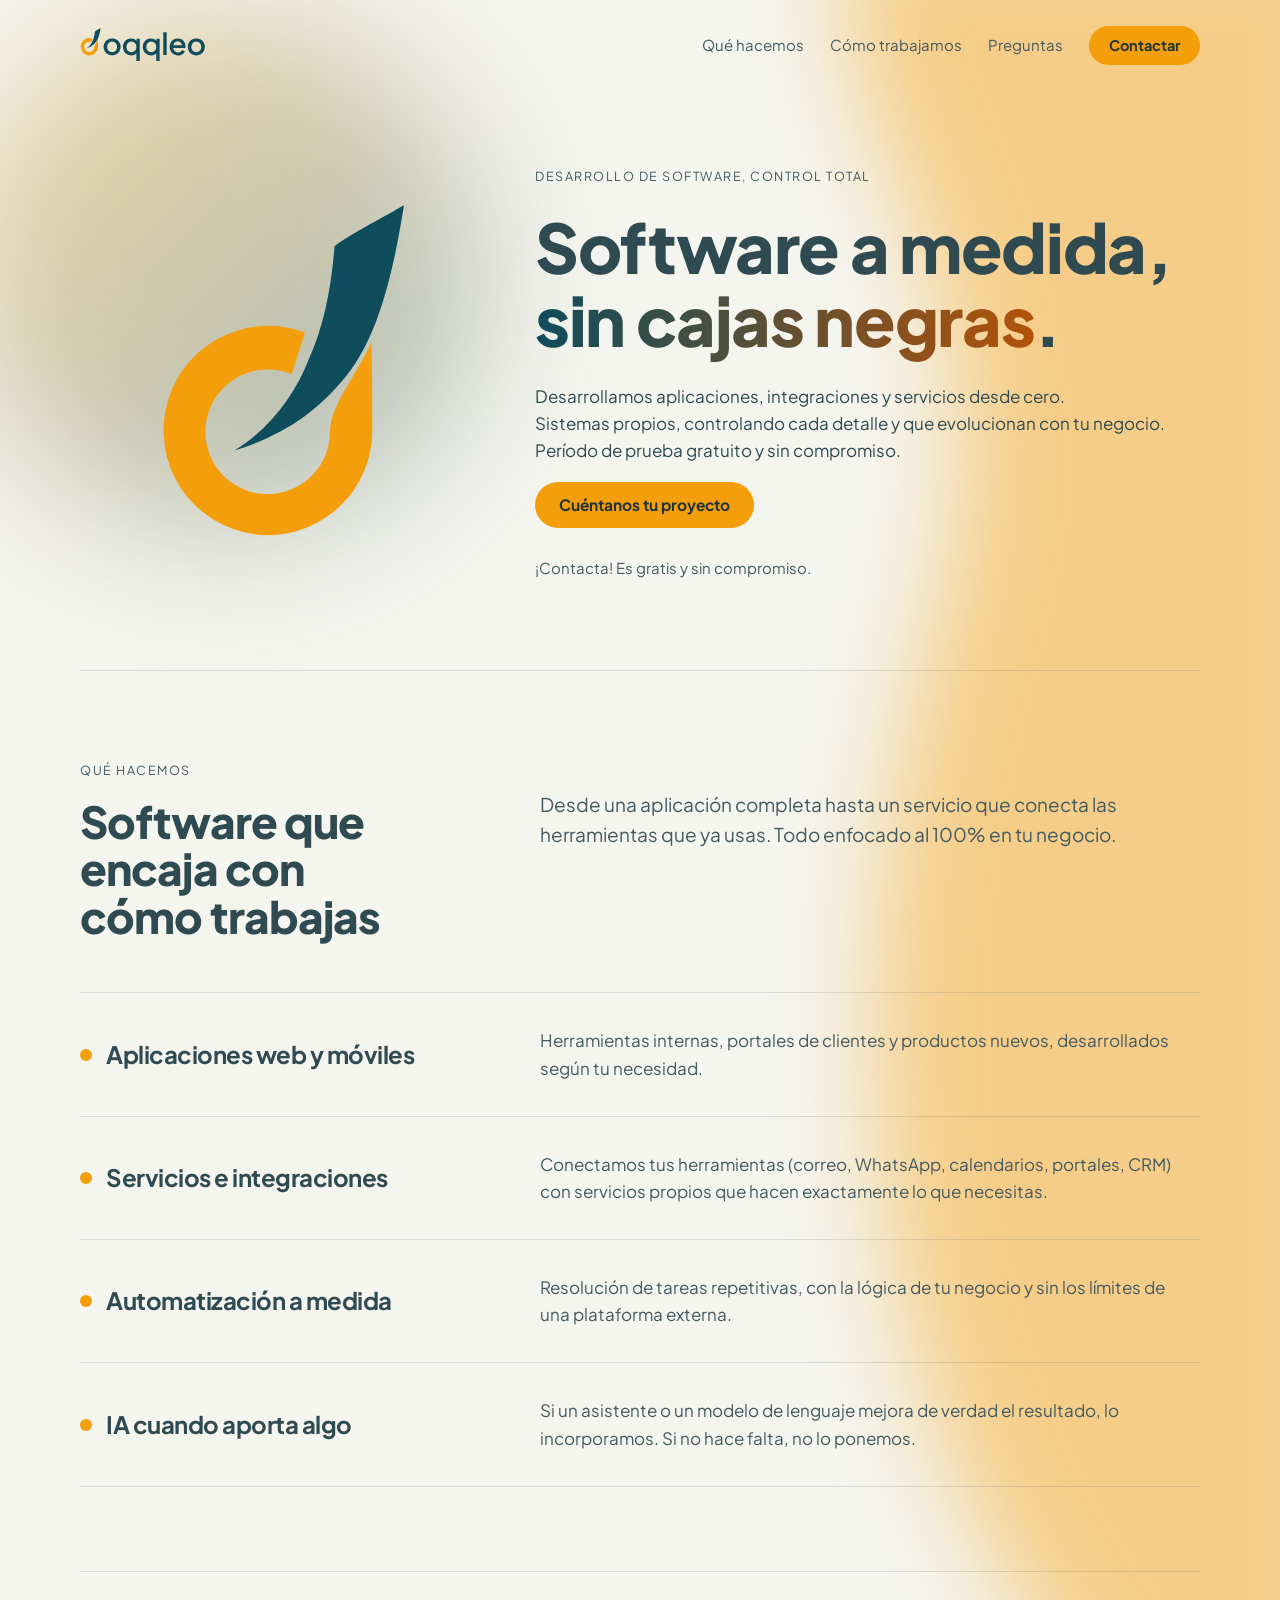
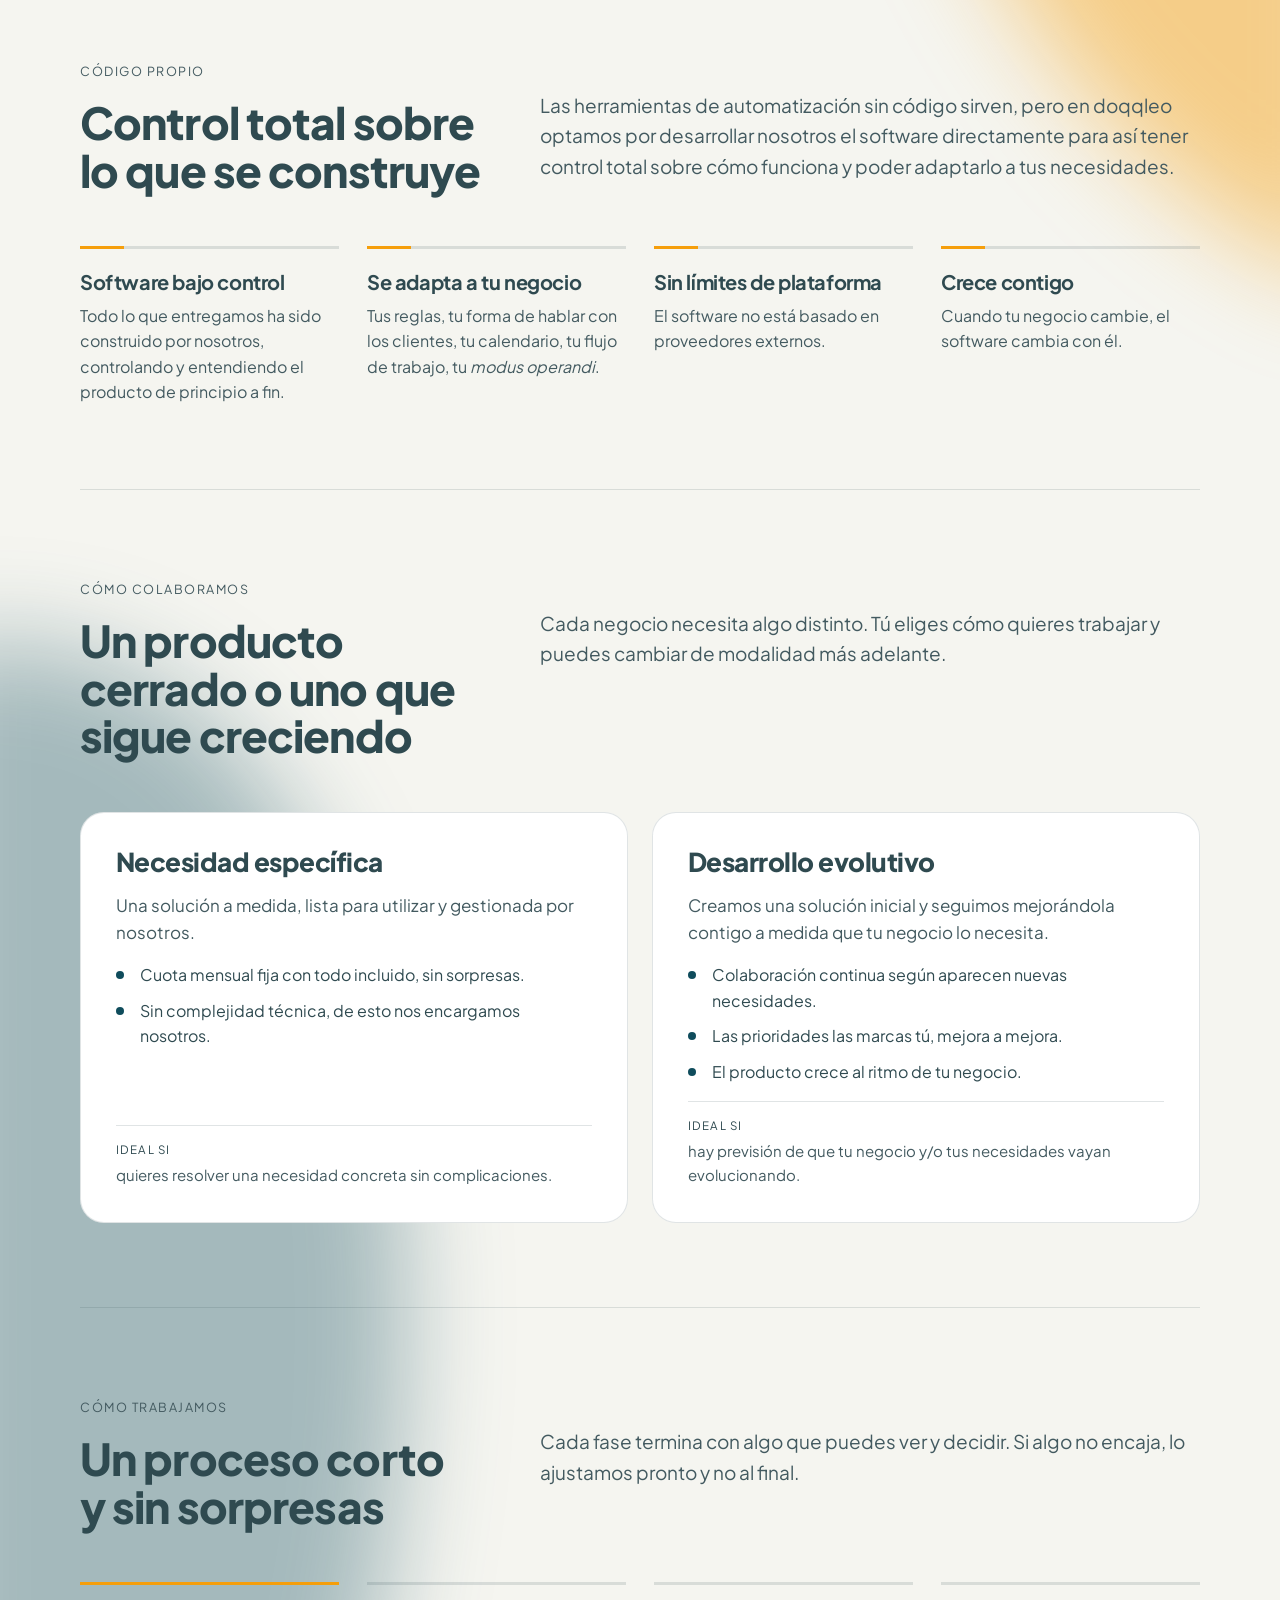
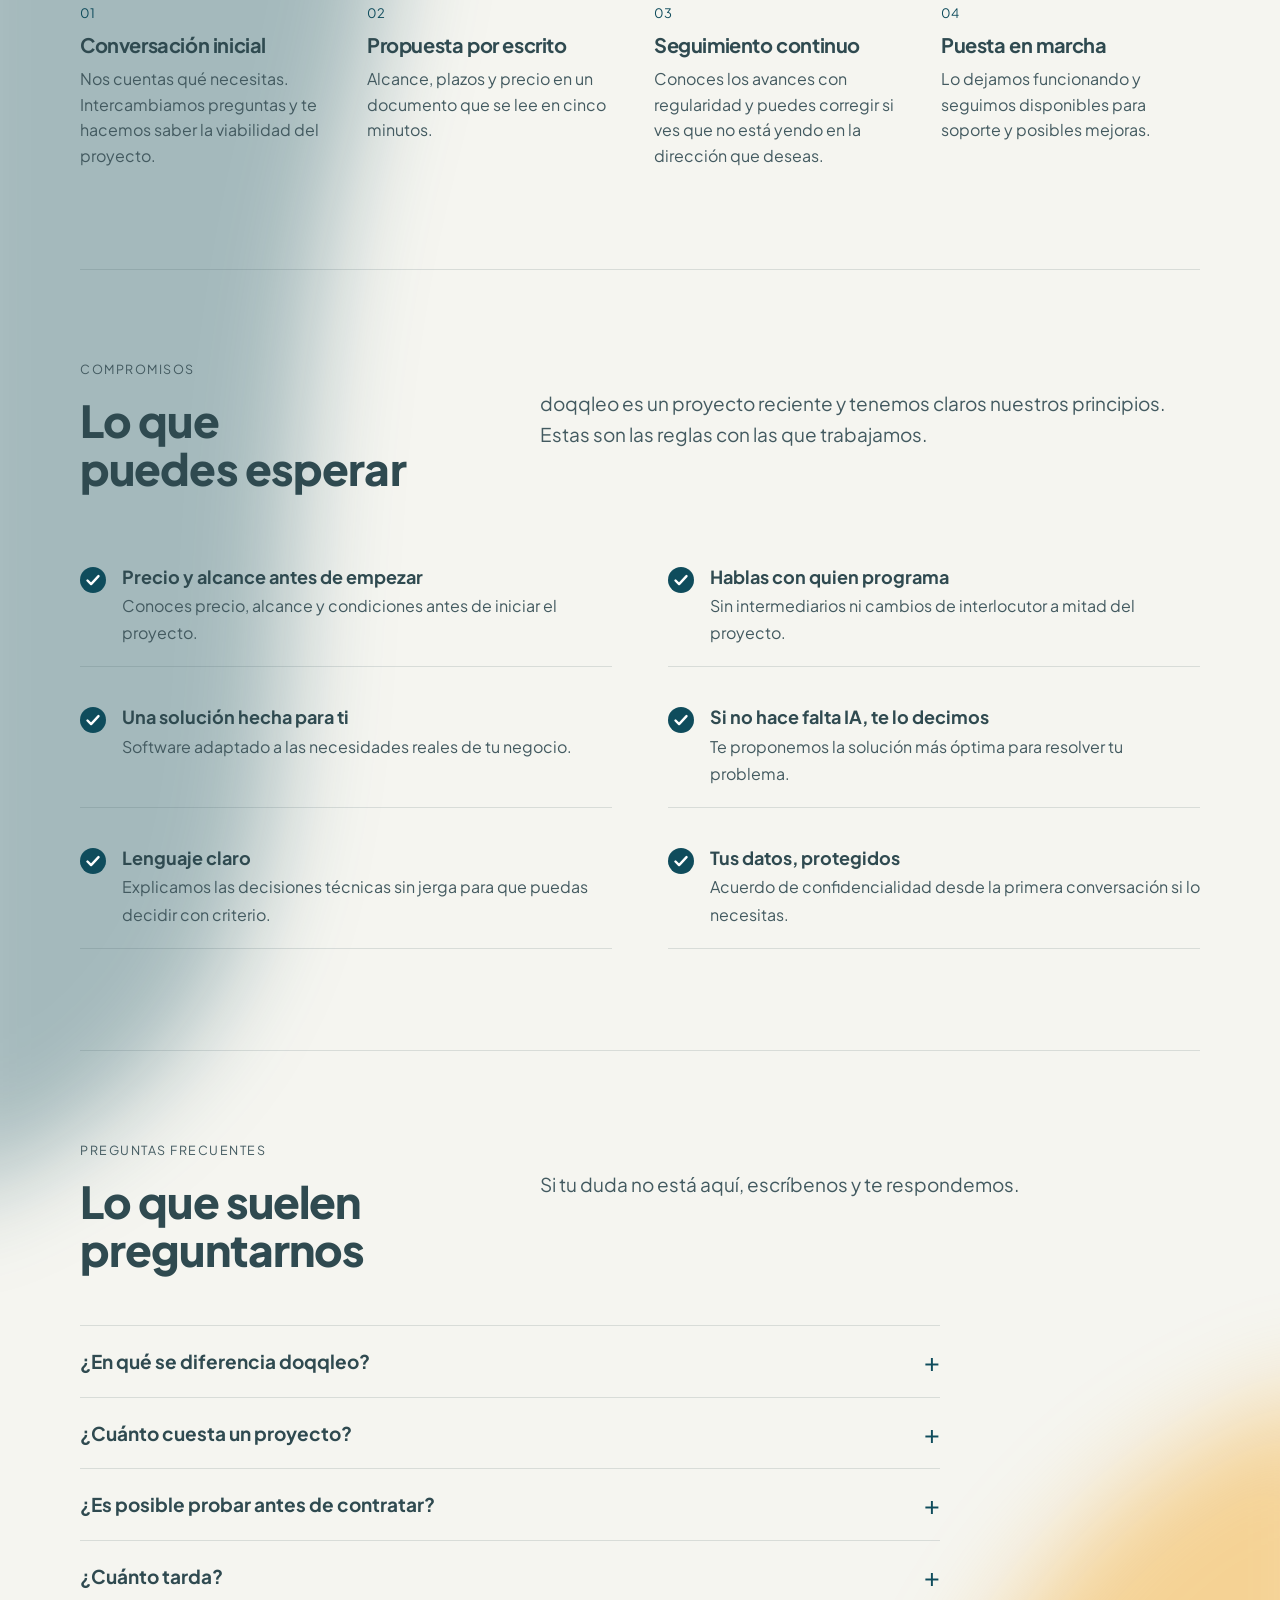
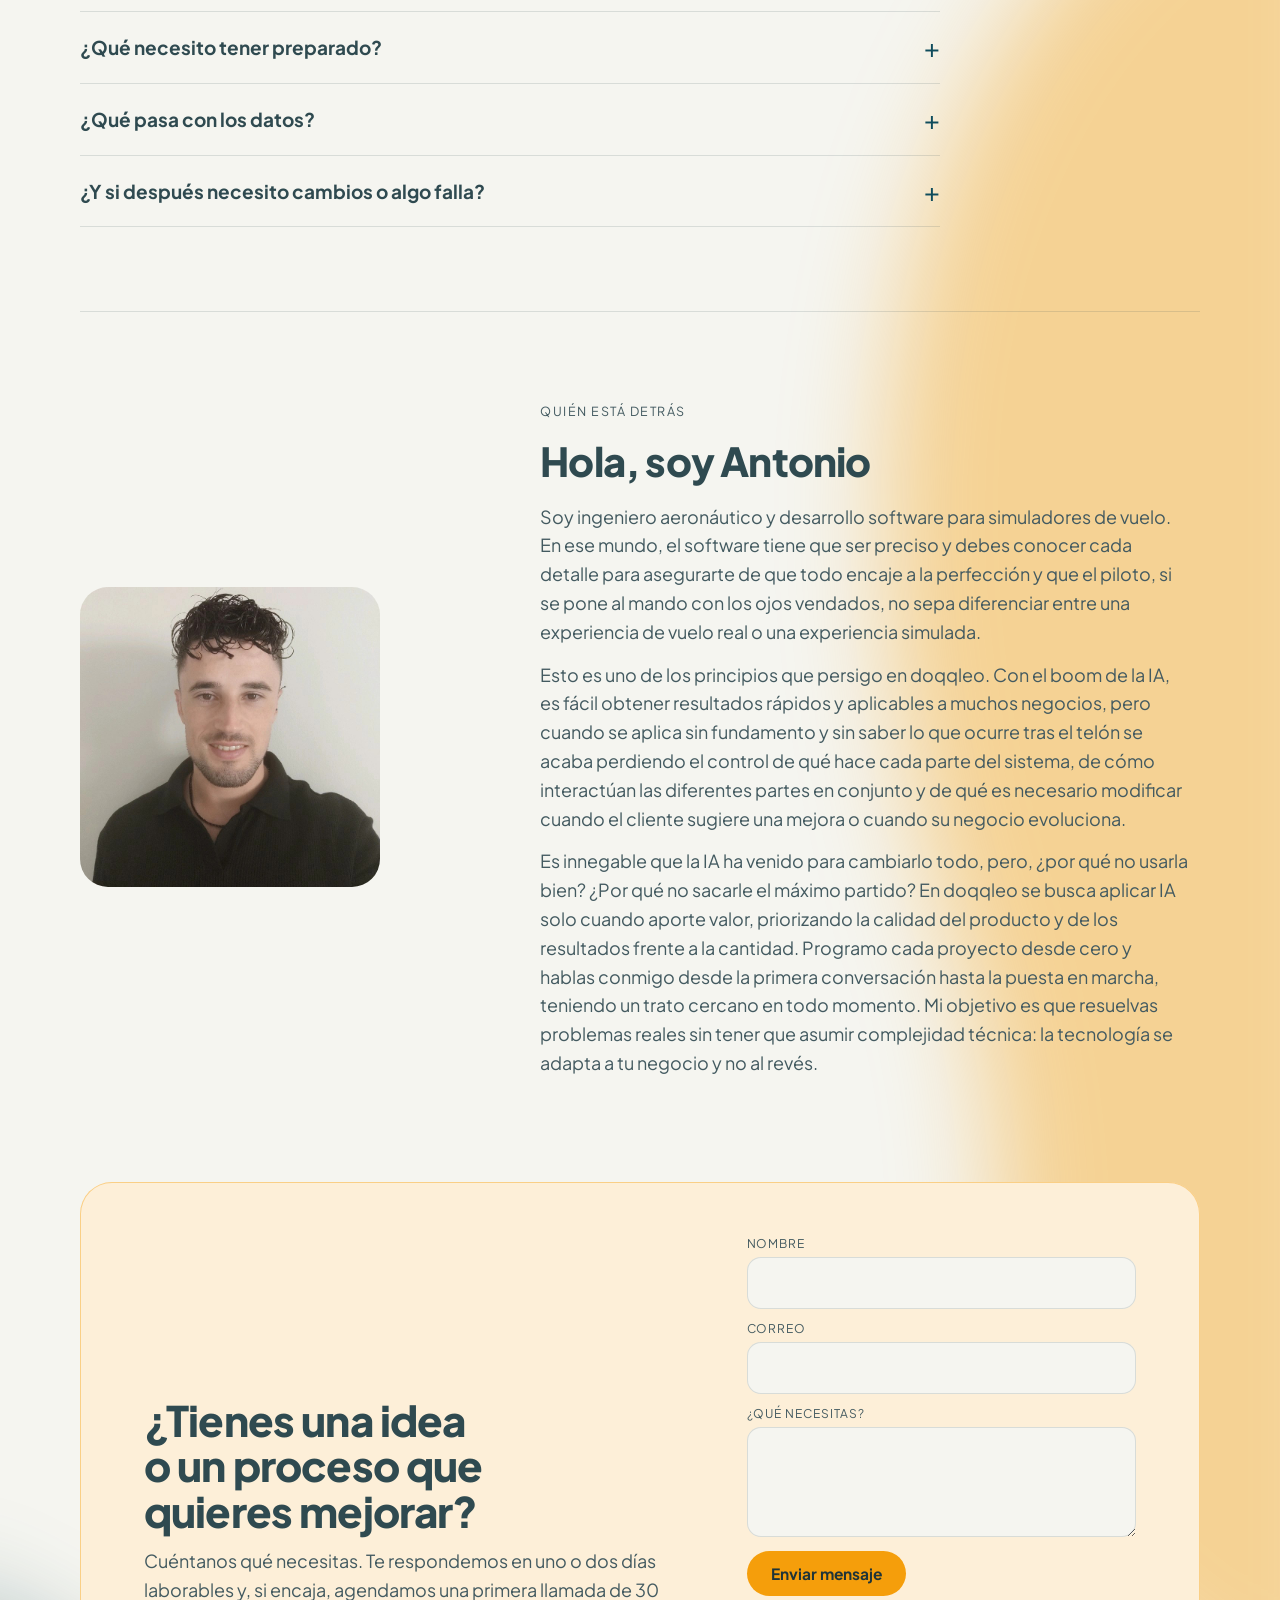
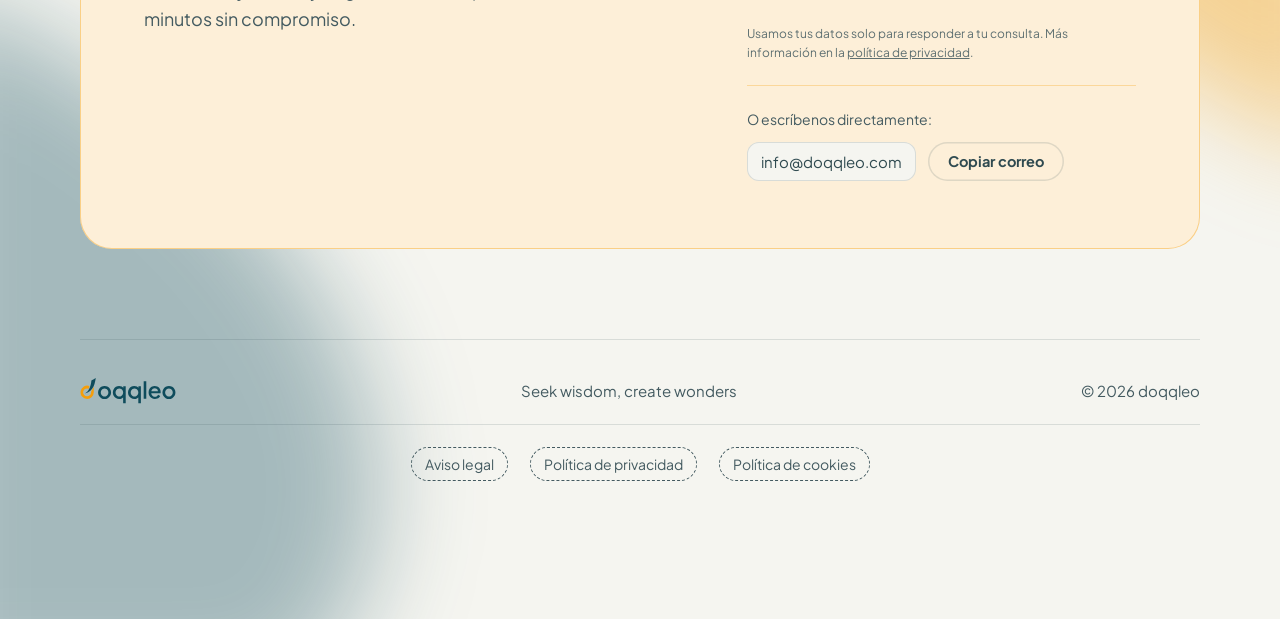
<file: index.html>
<!doctype html>
<html lang="es">
<head>
<meta charset="utf-8">
<meta name="viewport" content="width=device-width, initial-scale=1">
<title>doqqleo | Seek wisdom, create wonders</title>
<link rel="icon" href="doqqleo-isotipo.svg" type="image/svg+xml">
<meta name="description" content="doqqleo desarrolla software a medida con código propio: aplicaciones web y móviles, integraciones y servicios adaptados a tu negocio. Primera llamada de diagnóstico gratuita.">
<meta property="og:title" content="doqqleo, software a medida sin cajas negras">
<meta property="og:description" content="Código propio, adaptado al detalle a tu negocio. Producto cerrado o abierto a mejoras.">
<link rel="stylesheet" href="style.css">
</head>
<body>

<div class="bg" aria-hidden="true">
  <svg viewBox="0 0 1000 4000" preserveAspectRatio="none">
    <path fill="var(--brand)" opacity=".45" d="M1000 0 L1000 1100 C700 1000 600 700 700 400 C780 200 600 100 650 0 Z"/>
    <path fill="var(--accent)" opacity=".35" d="M0 1300 C300 1250 400 1600 300 1900 C200 2200 350 2400 0 2500 Z"/>
    <path fill="var(--brand)" opacity=".40" d="M1000 2600 C700 2650 600 2950 720 3250 C800 3450 650 3600 1000 3700 Z"/>
    <path fill="var(--accent)" opacity=".35" d="M0 3600 C300 3700 400 3900 250 4000 L0 4000 Z"/>
  </svg>
</div>

<svg width="0" height="0" style="position:absolute" aria-hidden="true" focusable="false">
  <symbol id="logo" viewBox="0 0 4196 1131">
    <g transform="translate(-176.2 -87.4) scale(1.41)">
      <path fill="var(--brand)" d="M418 311A205 205 0 1 0 345 708A205 205 0 0 0 550 503C550 440 550 380 548 330C522 392 468 450 467 506A122 122 0 1 1 392 393Z"/><path fill="var(--accent)" d="M612 62C560 92 505 120 476 142C470 222 455 300 425 365C400 430 350 500 280 542C370 515 440 470 500 395C560 320 590 200 612 62Z"/>
    </g>
    <path fill="var(--accent)" transform="translate(741.7 900.9)" d="M327.0 12.0Q249.0 12.0 184.5 -25.0Q120.0 -62.0 82.0 -126.0Q44.0 -190.0 44.0 -271.0Q44.0 -353.0 82.0 -416.5Q120.0 -480.0 184.0 -516.5Q248.0 -553.0 327.0 -553.0Q407.0 -553.0 470.5 -516.5Q534.0 -480.0 571.5 -416.5Q609.0 -353.0 609.0 -271.0Q609.0 -189.0 571.0 -125.0Q533.0 -61.0 469.0 -24.5Q405.0 12.0 327.0 12.0ZM327.0 -93.0Q375.0 -93.0 412.0 -116.0Q449.0 -139.0 470.5 -179.5Q492.0 -220.0 492.0 -271.0Q492.0 -322.0 470.5 -362.0Q449.0 -402.0 412.0 -425.0Q375.0 -448.0 327.0 -448.0Q280.0 -448.0 242.5 -425.0Q205.0 -402.0 183.5 -362.0Q162.0 -322.0 162.0 -271.0Q162.0 -220.0 183.5 -179.5Q205.0 -139.0 242.5 -116.0Q280.0 -93.0 327.0 -93.0ZM1135.0 200.0V-110.0L1153.0 -89.0Q1125.0 -40.0 1073.0 -14.0Q1021.0 12.0 959.0 12.0Q881.0 12.0 819.5 -25.5Q758.0 -63.0 722.5 -127.0Q687.0 -191.0 687.0 -271.0Q687.0 -351.0 723.0 -415.0Q759.0 -479.0 820.0 -516.0Q881.0 -553.0 958.0 -553.0Q1023.0 -553.0 1073.0 -527.0Q1123.0 -501.0 1152.0 -455.0L1140.0 -429.0V-541.0H1247.0V200.0ZM970.0 -93.0Q1017.0 -93.0 1054.5 -116.0Q1092.0 -139.0 1113.5 -179.5Q1135.0 -220.0 1135.0 -271.0Q1135.0 -322.0 1113.5 -362.0Q1092.0 -402.0 1054.5 -425.0Q1017.0 -448.0 970.0 -448.0Q923.0 -448.0 885.0 -425.0Q847.0 -402.0 826.0 -362.0Q805.0 -322.0 805.0 -271.0Q805.0 -220.0 826.0 -179.5Q847.0 -139.0 884.5 -116.0Q922.0 -93.0 970.0 -93.0ZM1795.0 200.0V-110.0L1813.0 -89.0Q1785.0 -40.0 1733.0 -14.0Q1681.0 12.0 1619.0 12.0Q1541.0 12.0 1479.5 -25.5Q1418.0 -63.0 1382.5 -127.0Q1347.0 -191.0 1347.0 -271.0Q1347.0 -351.0 1383.0 -415.0Q1419.0 -479.0 1480.0 -516.0Q1541.0 -553.0 1618.0 -553.0Q1683.0 -553.0 1733.0 -527.0Q1783.0 -501.0 1812.0 -455.0L1800.0 -429.0V-541.0H1907.0V200.0ZM1630.0 -93.0Q1677.0 -93.0 1714.5 -116.0Q1752.0 -139.0 1773.5 -179.5Q1795.0 -220.0 1795.0 -271.0Q1795.0 -322.0 1773.5 -362.0Q1752.0 -402.0 1714.5 -425.0Q1677.0 -448.0 1630.0 -448.0Q1583.0 -448.0 1545.0 -425.0Q1507.0 -402.0 1486.0 -362.0Q1465.0 -322.0 1465.0 -271.0Q1465.0 -220.0 1486.0 -179.5Q1507.0 -139.0 1544.5 -116.0Q1582.0 -93.0 1630.0 -93.0ZM2029.0 0.0V-757.0H2142.0V0.0ZM2518.0 12.0Q2437.0 12.0 2374.5 -25.5Q2312.0 -63.0 2277.0 -127.5Q2242.0 -192.0 2242.0 -272.0Q2242.0 -354.0 2277.5 -417.0Q2313.0 -480.0 2373.0 -516.5Q2433.0 -553.0 2509.0 -553.0Q2570.0 -553.0 2618.0 -532.0Q2666.0 -511.0 2699.0 -474.5Q2732.0 -438.0 2749.5 -391.0Q2767.0 -344.0 2767.0 -291.0Q2767.0 -278.0 2766.0 -264.0Q2765.0 -250.0 2762.0 -238.0H2331.0V-328.0H2698.0L2644.0 -287.0Q2654.0 -336.0 2637.5 -374.5Q2621.0 -413.0 2587.5 -435.5Q2554.0 -458.0 2509.0 -458.0Q2464.0 -458.0 2429.0 -435.5Q2394.0 -413.0 2375.0 -371.5Q2356.0 -330.0 2360.0 -271.0Q2355.0 -216.0 2375.5 -175.0Q2396.0 -134.0 2433.5 -111.0Q2471.0 -88.0 2519.0 -88.0Q2568.0 -88.0 2602.5 -110.0Q2637.0 -132.0 2657.0 -167.0L2749.0 -122.0Q2733.0 -84.0 2699.5 -53.5Q2666.0 -23.0 2619.5 -5.5Q2573.0 12.0 2518.0 12.0ZM3128.0 12.0Q3050.0 12.0 2985.5 -25.0Q2921.0 -62.0 2883.0 -126.0Q2845.0 -190.0 2845.0 -271.0Q2845.0 -353.0 2883.0 -416.5Q2921.0 -480.0 2985.0 -516.5Q3049.0 -553.0 3128.0 -553.0Q3208.0 -553.0 3271.5 -516.5Q3335.0 -480.0 3372.5 -416.5Q3410.0 -353.0 3410.0 -271.0Q3410.0 -189.0 3372.0 -125.0Q3334.0 -61.0 3270.0 -24.5Q3206.0 12.0 3128.0 12.0ZM3128.0 -93.0Q3176.0 -93.0 3213.0 -116.0Q3250.0 -139.0 3271.5 -179.5Q3293.0 -220.0 3293.0 -271.0Q3293.0 -322.0 3271.5 -362.0Q3250.0 -402.0 3213.0 -425.0Q3176.0 -448.0 3128.0 -448.0Q3081.0 -448.0 3043.5 -425.0Q3006.0 -402.0 2984.5 -362.0Q2963.0 -322.0 2963.0 -271.0Q2963.0 -220.0 2984.5 -179.5Q3006.0 -139.0 3043.5 -116.0Q3081.0 -93.0 3128.0 -93.0Z"/>
  </symbol>
  <symbol id="iso" viewBox="95 32 547 706">
    <path fill="var(--brand)" d="M418 311A205 205 0 1 0 345 708A205 205 0 0 0 550 503C550 440 550 380 548 330C522 392 468 450 467 506A122 122 0 1 1 392 393Z"/><path fill="var(--accent)" d="M612 62C560 92 505 120 476 142C470 222 455 300 425 365C400 430 350 500 280 542C370 515 440 470 500 395C560 320 590 200 612 62Z"/>
  </symbol>
</svg>

<!-- ============ ESTRUCTURA DE LA PÁGINA (HTML) ============
     Cada <section> es un bloque de la página. Las etiquetas (<h2>, <p>, <ul>...)
     son el contenido; el atributo class="..." los conecta con las reglas del CSS de arriba. -->
<div class="wrap">

  <!-- CABECERA: logo y menú -->
  <header>
    <a href="#top" aria-label="doqqleo, inicio"><svg class="logo" role="img" aria-label="doqqleo"><use href="#logo"/></svg></a>
    <nav>
      <a class="link" href="#servicios">Qué hacemos</a>
      <a class="link" href="#proceso">Cómo trabajamos</a>
      <a class="link" href="#faq">Preguntas</a>
      <a class="btn sm" href="#contacto">Contactar</a>
    </nav>
  </header>

  <main id="top">

    <!-- HERO: el lema principal y los botones -->
    <div class="hero">
      <div class="hero-art" aria-hidden="true">
        <svg><use href="#iso"/></svg>
      </div>
      <div>
        <span class="eyebrow">Desarrollo de software, Control total</span>
        <h1>Software a medida, <mark>sin cajas negras</mark>.</h1>
        <p class="lead">Desarrollamos aplicaciones, integraciones y servicios desde cero. <br>Sistemas propios, controlando cada detalle y que evolucionan con tu negocio.<br>Período de prueba gratuito y sin compromiso.</p>
        <a class="btn" href="#contacto">Cuéntanos tu proyecto</a>
        <p class="hero-note">¡Contacta! Es gratis y sin compromiso.</p>
      </div>
    </div>

    <!-- QUÉ HACEMOS -->
    <section id="servicios">
      <div class="sec-head">
        <div><span class="eyebrow">Qué hacemos</span><h2>Software que encaja con cómo trabajas</h2></div>
        <p>Desde una aplicación completa hasta un servicio que conecta las herramientas que ya usas. Todo enfocado al 100% en tu negocio.</p>
      </div>
      <div class="rows">
        <div class="row"><h3>Aplicaciones web y móviles</h3><p>Herramientas internas, portales de clientes y productos nuevos, desarrollados según tu necesidad.</p></div>
        <div class="row"><h3>Servicios e integraciones</h3><p>Conectamos tus herramientas (correo, WhatsApp, calendarios, portales, CRM) con servicios propios que hacen exactamente lo que necesitas.</p></div>
        <div class="row"><h3>Automatización a medida</h3><p>Resolución de tareas repetitivas, con la lógica de tu negocio y sin los límites de una plataforma externa.</p></div>
        <div class="row"><h3>IA cuando aporta algo</h3><p>Si un asistente o un modelo de lenguaje mejora de verdad el resultado, lo incorporamos. Si no hace falta, no lo ponemos.</p></div>
      </div>
    </section>

    <!-- POR QUÉ CÓDIGO PROPIO -->
    <section id="codigo">
      <div class="sec-head">
        <div><span class="eyebrow">Código propio</span><h2>Control total sobre lo que se construye</h2></div>
        <p>Las herramientas de automatización sin código sirven, pero en doqqleo optamos por desarrollar nosotros el software directamente para así tener control total sobre cómo funciona y poder adaptarlo a tus necesidades.</p>
      </div>
      <ul class="points">
        <li><h3>Software bajo control</h3><p>Todo lo que entregamos ha sido construido por nosotros, controlando y entendiendo el producto de principio a fin.</p></li>
        <li><h3>Se adapta a tu negocio</h3><p>Tus reglas, tu forma de hablar con los clientes, tu calendario, tu flujo de trabajo, tu <em>modus operandi</em>.</p></li>
        <li><h3>Sin límites de plataforma</h3><p>El software no está basado en proveedores externos.</p></li>
        <li><h3>Crece contigo</h3><p>Cuando tu negocio cambie, el software cambia con él.</p></li>
      </ul>
    </section>

    <!--
    EJEMPLO 
    <section id="ejemplo">
      <div class="sec-head">
        <div><span class="eyebrow">Un ejemplo de lo que construimos</span><h2>De un correo de Idealista a una cita agendada</h2></div>
        <p>Un servicio propio para inmobiliarias: cuando llega un interesado por un inmueble, responde por WhatsApp sin que nadie tenga que estar pendiente.</p>
      </div>
      <ol class="flow">
        <li><span class="tag">Gmail</span><strong>Llega un correo de Idealista</strong><p>Un interesado pregunta por un inmueble.</p></li>
        <li><span class="tag">Servicio propio</span><strong>Se detecta el correo</strong><p>Una API desplegada en Cloud Run lo recibe y se pone en marcha.</p></li>
        <li><span class="tag">WhatsApp</span><strong>Contacta con el interesado</strong><p>Mantiene la conversación y resuelve sus dudas.</p></li>
        <li><span class="tag">Agenda</span><strong>Agenda la cita</strong><p>Propone y cierra la visita con el interesado.</p></li>
      </ol>
      <div class="stack"><span class="lbl">Cómo está hecho</span><span class="t">Python</span><span class="t">LangChain</span><span class="t">LangGraph</span><span class="t">Google Cloud Run</span></div>
      <p class="example-note">Como es código propio, adaptar los criterios, los mensajes o el calendario a cada negocio es modificar el servicio, no empezar de cero.</p>
    </section>
    -->

    <!-- DOS FORMAS DE COLABORAR -->
    <section id="colaborar">
      <div class="sec-head">
        <div><span class="eyebrow">Cómo colaboramos</span><h2>Un producto cerrado o uno que sigue creciendo</h2></div>
        <p>Cada negocio necesita algo distinto. Tú eliges cómo quieres trabajar y puedes cambiar de modalidad más adelante.</p>
      </div>
      <div class="ways">
        <div class="way">
          <h3>Necesidad específica</h3>
          <p>Una solución a medida, lista para utilizar y gestionada por nosotros.</p>
          <ul>
            <li>Cuota mensual fija con todo incluido, sin sorpresas.</li>
            <li>Sin complejidad técnica, de esto nos encargamos nosotros.</li>
          </ul>
          <div class="ideal"><b>Ideal si</b>quieres resolver una necesidad concreta sin complicaciones.</div>
        </div>
        <div class="way">
          <h3>Desarrollo evolutivo</h3>
          <p>Creamos una solución inicial y seguimos mejorándola contigo a medida que tu negocio lo necesita.</p>
          <ul>
            <li>Colaboración continua según aparecen nuevas necesidades.</li>
            <li>Las prioridades las marcas tú, mejora a mejora.</li>
            <li>El producto crece al ritmo de tu negocio.</li>
          </ul>
          <div class="ideal"><b>Ideal si</b>hay previsión de que tu negocio y/o tus necesidades vayan evolucionando.</div>
        </div>
      </div>
    </section>

    <!-- CÓMO TRABAJAMOS -->
    <section id="proceso">
      <div class="sec-head">
        <div><span class="eyebrow">Cómo trabajamos</span><h2>Un proceso corto y sin sorpresas</h2></div>
        <p>Cada fase termina con algo que puedes ver y decidir. Si algo no encaja, lo ajustamos pronto y no al final.</p>
      </div>
      <ol class="steps">
        <li><h3>Conversación inicial</h3><p>Nos cuentas qué necesitas. Intercambiamos preguntas y te hacemos saber la viabilidad del proyecto.</p></li>
        <li><h3>Propuesta por escrito</h3><p>Alcance, plazos y precio en un documento que se lee en cinco minutos.</p></li>
        <li><h3>Seguimiento continuo</h3><p>Conoces los avances con regularidad y puedes corregir si ves que no está yendo en la dirección que deseas.</p></li>
        <li><h3>Puesta en marcha</h3><p>Lo dejamos funcionando y seguimos disponibles para soporte y posibles mejoras.</p></li>
      </ol>
    </section>

    <!-- COMPROMISOS -->
    <section id="compromisos">
      <div class="sec-head">
        <div><span class="eyebrow">Compromisos</span><h2>Lo que puedes esperar  </h2></div>
        <p>doqqleo es un proyecto reciente y tenemos claros nuestros principios. Estas son las reglas con las que trabajamos.</p>
      </div>
      <ul class="promises">
        <li><svg viewBox="0 0 26 26" aria-hidden="true"><circle cx="13" cy="13" r="13" fill="var(--accent)"/><path d="M7.5 13.5l3.6 3.6 7.4-8" fill="none" stroke="var(--on-accent)" stroke-width="2.4" stroke-linecap="round" stroke-linejoin="round"/></svg><div><strong>Precio y alcance antes de empezar</strong><span>Conoces precio, alcance y condiciones antes de iniciar el proyecto.</span></div></li>
        <li><svg viewBox="0 0 26 26" aria-hidden="true"><circle cx="13" cy="13" r="13" fill="var(--accent)"/><path d="M7.5 13.5l3.6 3.6 7.4-8" fill="none" stroke="var(--on-accent)" stroke-width="2.4" stroke-linecap="round" stroke-linejoin="round"/></svg><div><strong>Hablas con quien programa</strong><span>Sin intermediarios ni cambios de interlocutor a mitad del proyecto.</span></div></li>
        <li><svg viewBox="0 0 26 26" aria-hidden="true"><circle cx="13" cy="13" r="13" fill="var(--accent)"/><path d="M7.5 13.5l3.6 3.6 7.4-8" fill="none" stroke="var(--on-accent)" stroke-width="2.4" stroke-linecap="round" stroke-linejoin="round"/></svg><div><strong>Una solución hecha para ti</strong><span>Software adaptado a las necesidades reales de tu negocio.</span></div></li>
        <li><svg viewBox="0 0 26 26" aria-hidden="true"><circle cx="13" cy="13" r="13" fill="var(--accent)"/><path d="M7.5 13.5l3.6 3.6 7.4-8" fill="none" stroke="var(--on-accent)" stroke-width="2.4" stroke-linecap="round" stroke-linejoin="round"/></svg><div><strong>Si no hace falta IA, te lo decimos</strong><span>Te proponemos la solución más óptima para resolver tu problema.</span></div></li>
        <li><svg viewBox="0 0 26 26" aria-hidden="true"><circle cx="13" cy="13" r="13" fill="var(--accent)"/><path d="M7.5 13.5l3.6 3.6 7.4-8" fill="none" stroke="var(--on-accent)" stroke-width="2.4" stroke-linecap="round" stroke-linejoin="round"/></svg><div><strong>Lenguaje claro</strong><span>Explicamos las decisiones técnicas sin jerga para que puedas decidir con criterio.</span></div></li>
        <li><svg viewBox="0 0 26 26" aria-hidden="true"><circle cx="13" cy="13" r="13" fill="var(--accent)"/><path d="M7.5 13.5l3.6 3.6 7.4-8" fill="none" stroke="var(--on-accent)" stroke-width="2.4" stroke-linecap="round" stroke-linejoin="round"/></svg><div><strong>Tus datos, protegidos</strong><span>Acuerdo de confidencialidad desde la primera conversación si lo necesitas.</span></div></li>
      </ul>
    </section>

    <!-- PREGUNTAS FRECUENTES: cada <details> es un desplegable -->
    <section id="faq">
      <div class="sec-head">
        <div><span class="eyebrow">Preguntas frecuentes</span><h2>Lo que suelen preguntarnos</h2></div>
        <p>Si tu duda no está aquí, escríbenos y te respondemos.</p>
      </div>
      <div class="faq">
        <details><summary>¿En qué se diferencia doqqleo?</summary><p>Implementamos el sistema de primera mano: sabemos qué hace cada parte, lo adaptamos al detalle a tu negocio y no dependemos de los límites de una plataforma de terceros.</p></details>
        <details><summary>¿Cuánto cuesta un proyecto?</summary><p>Depende del alcance y de si eliges un producto cerrado o una colaboración continua. Tras la llamada de diagnóstico recibes una propuesta con el precio por escrito.</p></details>
        <details><summary>¿Es posible probar antes de contratar?</summary><p>En doqqleo se ofrece un período de prueba gratuito y sin compromiso. Si finalizado este período no deseas contratar el producto, podrás retirarte sin compromiso ni coste alguno.</p></details>
        <details><summary>¿Cuánto tarda?</summary><p>Un proyecto pequeño puede estar en marcha en unas semanas. Los más grandes se dividen en fases. Con la propuesta recibes un calendario.</p></details>
        <details><summary>¿Qué necesito tener preparado?</summary><p>Solo explicarnos el problema. No necesitas conocer tecnologías: te asesoramos y te explicamos con claridad qué necesitas.</p></details>
        <details><summary>¿Qué pasa con los datos?</summary><p>Te hacemos saber qué datos necesitamos y qué necesitamos hacer con ellos. Se usa solo lo imprescindible y firmamos un acuerdo de confidencialidad si lo necesitas.</p></details>
        <details><summary>¿Y si después necesito cambios o algo falla?</summary><p>Puedes contratar cambios puntuales o una colaboración continua. Además, ofrecemos soporte continuo ante fallos de servicio que puedan surgir.</p></details>
      </div>
    </section>

    <!-- QUIÉN ESTÁ DETRÁS -->
    <section>
      <div class="about">
        <img class="photo" src="ProfileImage.jpg" alt="Antonio, desarrollador de doqqleo">
        <div>
          <span class="eyebrow">Quién está detrás</span>
          <h2>Hola, soy Antonio</h2>
          <p>Soy ingeniero aeronáutico y desarrollo software para simuladores de vuelo. En ese mundo, el software tiene que ser preciso y debes conocer cada detalle para asegurarte de que todo encaje a la perfección y que el piloto, si se pone al mando con los ojos vendados, no sepa diferenciar entre una experiencia de vuelo real o una experiencia simulada.</p>
          <p>Esto es uno de los principios que persigo en doqqleo. Con el boom de la IA, es fácil obtener resultados rápidos y aplicables a muchos negocios, pero cuando se aplica sin fundamento y sin saber lo que ocurre tras el telón se acaba perdiendo el control de qué hace cada parte del sistema, de cómo interactúan las diferentes partes en conjunto y de qué es necesario modificar cuando el cliente sugiere una mejora o cuando su negocio evoluciona.</p>
          <p>Es innegable que la IA ha venido para cambiarlo todo, pero, ¿por qué no usarla bien? ¿Por qué no sacarle el máximo partido? En doqqleo se busca aplicar IA solo cuando aporte valor, priorizando la calidad del producto y de los resultados frente a la cantidad. Programo cada proyecto desde cero y hablas conmigo desde la primera conversación hasta la puesta en marcha, teniendo un trato cercano en todo momento. Mi objetivo es que resuelvas problemas reales sin tener que asumir complejidad técnica: la tecnología se adapta a tu negocio y no al revés.</p>
        </div>
      </div>
    </section>

    <!-- CONTACTO: formulario (en la web final se conecta a un servicio que te reenvía el mensaje por correo) -->
    <div class="cta" id="contacto">
      <div>
        <h2>¿Tienes una idea o un proceso que quieres mejorar?</h2>
        <p>Cuéntanos qué necesitas. Te respondemos en uno o dos días laborables y, si encaja, agendamos una primera llamada de 30 minutos sin compromiso.</p>
      </div>
      <div>
        <form class="form" id="form" novalidate>
          <input type="hidden" name="access_key" value="2a44c37a-61fd-46b8-9236-e2c009456c00">
          <input type="hidden" name="subject" value="Nuevo mensaje procedente de formulario web">
          <label for="f-name">Nombre<input id="f-name" name="name" type="text" autocomplete="name" required></label>
          <label for="f-mail">Correo<input id="f-mail" name="email" type="email" autocomplete="email" required></label>
          <label for="f-msg">¿Qué necesitas?<textarea id="f-msg" name="message" required></textarea></label>
          <button class="btn" type="submit">Enviar mensaje</button>
          <p class="note small">Usamos tus datos solo para responder a tu consulta. Más información en la <a href="/privacidad/">política de privacidad</a>.</p>
        </form>
        <div class="or"><span class="lbl">O escríbenos directamente:</span><code class="mailbox" id="mail">info@doqqleo.com</code><button class="btn ghost sm" id="copy" type="button">Copiar correo</button><span class="note" id="copynote" style="width:100%;margin:0"></span></div>
      </div>
    </div>
  </main>

  <!-- PIE DE PÁGINA -->
  <footer>
    <svg class="logo" role="img" aria-label="doqqleo"><use href="#logo"/></svg>
    <span>Seek wisdom, create wonders</span>
    <span>© 2026 doqqleo</span>
    <div class="legal">
      <a class="ph" href="aviso-legal/">Aviso legal</a>
      <a class="ph" href="privacidad/">Política de privacidad</a>
      <a class="ph" href="cookies/">Política de cookies</a>
    </div>
  </footer>
</div>

<!-- JAVASCRIPT: la parte "interactiva" (selector de colores, formulario y botón de copiar) -->
<script>
// Formulario: comprueba los datos y los envía a Web3Forms, que te los reenvía por correo.
document.getElementById('form').addEventListener('submit', async function (e) {
  // 1. Cuando alguien pulsa "Enviar mensaje", se ejecuta todo lo de dentro.
  e.preventDefault();   // Evita que el navegador recargue la página por defecto.

  // 2. Guardamos en variables el formulario (f) y el texto de aviso (n).
  var f = e.target, n = document.getElementById('formnote');

  // 3. Leemos lo que ha escrito la persona en cada campo.
  var nombre = f.elements['name'].value.trim();
  var correo = f.elements['email'].value.trim();
  var mensaje = f.elements['message'].value.trim();

  // 4. Si falta algo o el correo no parece un correo, avisamos y paramos aquí.
  if (!nombre || !/^\S+@\S+\.\S+$/.test(correo) || !mensaje) {
    n.textContent = 'Revisa que el nombre, el correo y el mensaje estén completos.';
    return;
  }

  // 5. Avisamos de que se está enviando.
  n.textContent = 'Enviando...';

  try {
    // 6. Esta es la parte nueva: envía todos los campos del formulario
    //    (incluida tu access_key) a Web3Forms.
    var r = await fetch('https://api.web3forms.com/submit', {
      method: 'POST',
      headers: { 'Accept': 'application/json' },
      body: new FormData(f)
    });
    var data = await r.json();   // Leemos su respuesta.

    // 7. Si Web3Forms dice que ha ido bien, vaciamos el formulario y lo avisamos.
    if (data.success) {
      f.reset();
      n.textContent = 'Mensaje enviado correctamente.';
    } else {
      n.textContent = 'No se ha podido enviar. Escríbenos a info@doqqleo.com.';
    }
  } catch (err) {
    // 8. Si falla la conexión, también avisamos.
    n.textContent = 'No se ha podido enviar. Escríbenos a info@doqqleo.com.';
  }
});

// Botón "Copiar correo"
var copyBtn = document.getElementById('copy'), note = document.getElementById('copynote');
copyBtn.addEventListener('click', function () {
  var txt = document.getElementById('mail').textContent;
  function ok() { note.textContent = 'Correo copiado.'; }
  function fallback() {
    var r = document.createRange(); r.selectNodeContents(document.getElementById('mail'));
    var sel = getSelection(); sel.removeAllRanges(); sel.addRange(r);
    note.textContent = 'Selecciónalo y cópialo con Ctrl+C.';
  }
  try { navigator.clipboard.writeText(txt).then(ok, fallback); } catch (e) { fallback(); }
});
</script>

</body>
</html>
</file>
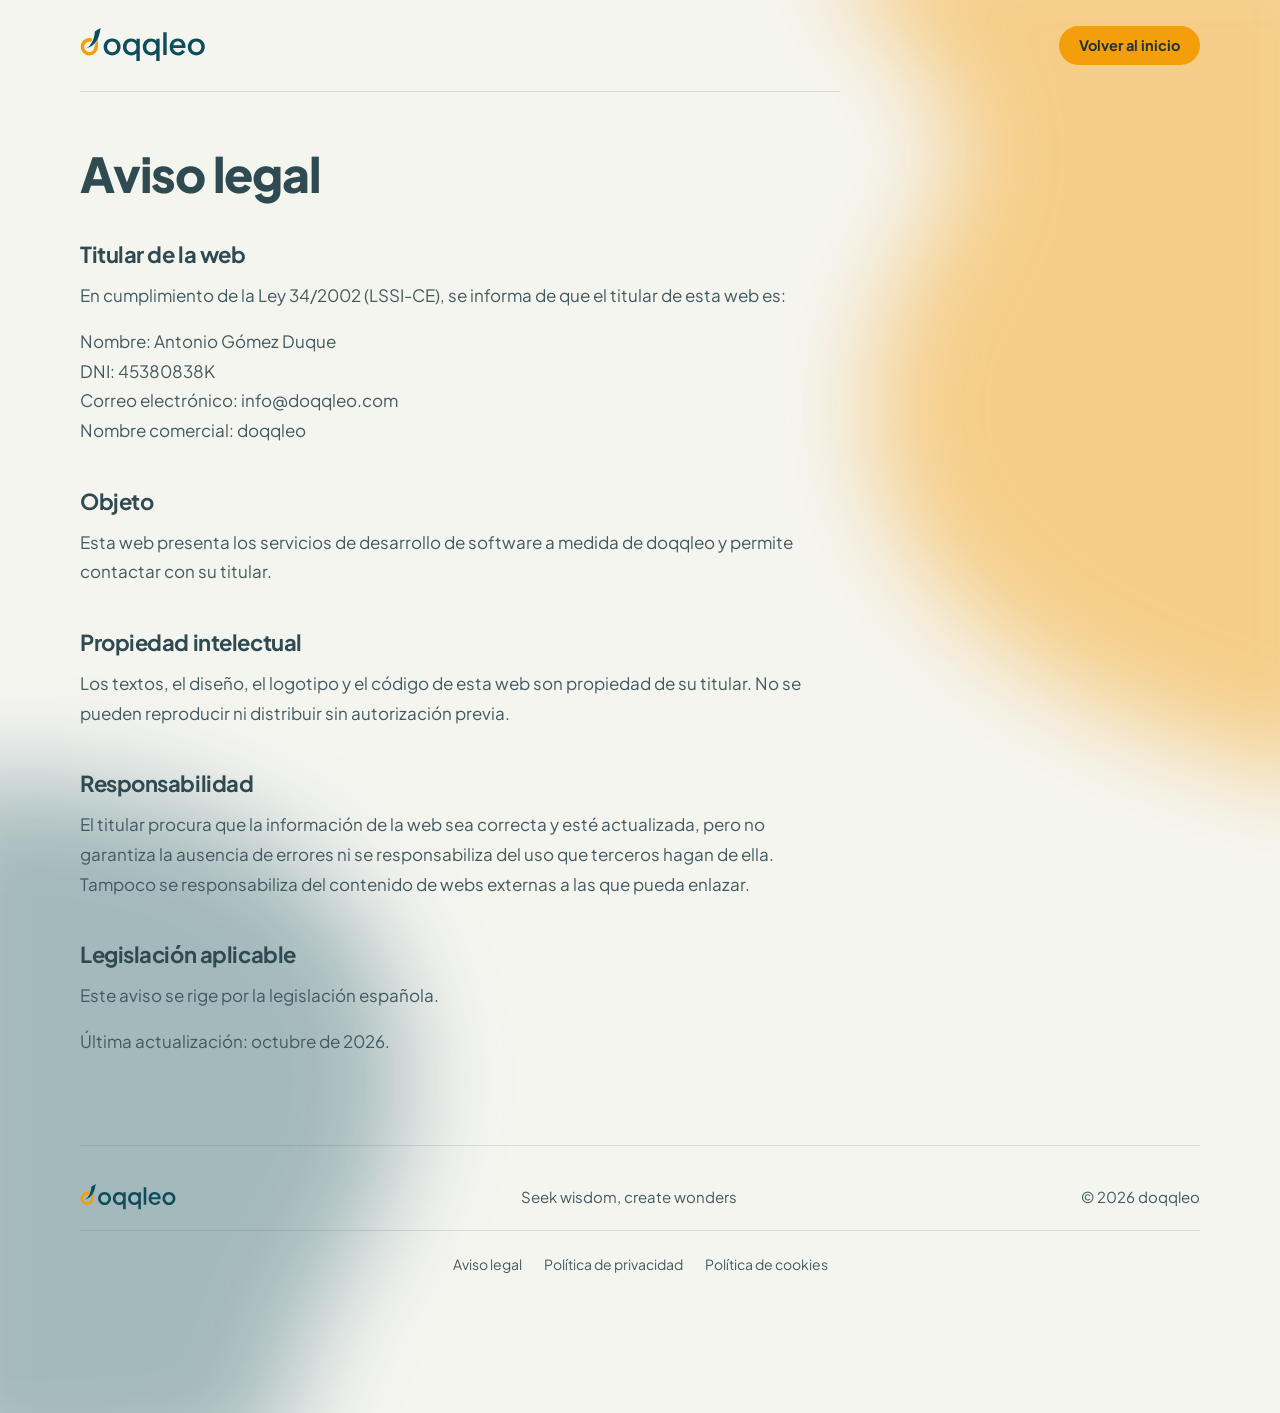
<file: aviso-legal/index.html>
<!doctype html>
<html lang="es">
<head>
<meta charset="utf-8">
<meta name="viewport" content="width=device-width, initial-scale=1">
<title>Aviso legal | doqqleo</title>
<link rel="icon" href="/doqqleo-isotipo.svg" type="image/svg+xml">
<link rel="stylesheet" href="/style.css">
</head>
<body>

<div class="bg" aria-hidden="true">
    <svg viewBox="0 0 1000 2000" preserveAspectRatio="none">
        <path fill="var(--brand)" opacity=".45" d="M1000 0 L1000 1100 C700 1000 600 700 700 400 C780 200 600 100 650 0 Z"/>
        <path fill="var(--accent)" opacity=".35" d="M0 1100 C300 1050 400 1400 300 1700 C200 1950 350 2000 0 2000 Z"/>
    </svg>
</div>

<svg width="0" height="0" style="position:absolute" aria-hidden="true" focusable="false">
  <symbol id="logo" viewBox="0 0 4196 1131">
    <g transform="translate(-176.2 -87.4) scale(1.41)">
      <path fill="var(--brand)" d="M418 311A205 205 0 1 0 345 708A205 205 0 0 0 550 503C550 440 550 380 548 330C522 392 468 450 467 506A122 122 0 1 1 392 393Z"/><path fill="var(--accent)" d="M612 62C560 92 505 120 476 142C470 222 455 300 425 365C400 430 350 500 280 542C370 515 440 470 500 395C560 320 590 200 612 62Z"/>
    </g>
    <path fill="var(--accent)" transform="translate(741.7 900.9)" d="M327.0 12.0Q249.0 12.0 184.5 -25.0Q120.0 -62.0 82.0 -126.0Q44.0 -190.0 44.0 -271.0Q44.0 -353.0 82.0 -416.5Q120.0 -480.0 184.0 -516.5Q248.0 -553.0 327.0 -553.0Q407.0 -553.0 470.5 -516.5Q534.0 -480.0 571.5 -416.5Q609.0 -353.0 609.0 -271.0Q609.0 -189.0 571.0 -125.0Q533.0 -61.0 469.0 -24.5Q405.0 12.0 327.0 12.0ZM327.0 -93.0Q375.0 -93.0 412.0 -116.0Q449.0 -139.0 470.5 -179.5Q492.0 -220.0 492.0 -271.0Q492.0 -322.0 470.5 -362.0Q449.0 -402.0 412.0 -425.0Q375.0 -448.0 327.0 -448.0Q280.0 -448.0 242.5 -425.0Q205.0 -402.0 183.5 -362.0Q162.0 -322.0 162.0 -271.0Q162.0 -220.0 183.5 -179.5Q205.0 -139.0 242.5 -116.0Q280.0 -93.0 327.0 -93.0ZM1135.0 200.0V-110.0L1153.0 -89.0Q1125.0 -40.0 1073.0 -14.0Q1021.0 12.0 959.0 12.0Q881.0 12.0 819.5 -25.5Q758.0 -63.0 722.5 -127.0Q687.0 -191.0 687.0 -271.0Q687.0 -351.0 723.0 -415.0Q759.0 -479.0 820.0 -516.0Q881.0 -553.0 958.0 -553.0Q1023.0 -553.0 1073.0 -527.0Q1123.0 -501.0 1152.0 -455.0L1140.0 -429.0V-541.0H1247.0V200.0ZM970.0 -93.0Q1017.0 -93.0 1054.5 -116.0Q1092.0 -139.0 1113.5 -179.5Q1135.0 -220.0 1135.0 -271.0Q1135.0 -322.0 1113.5 -362.0Q1092.0 -402.0 1054.5 -425.0Q1017.0 -448.0 970.0 -448.0Q923.0 -448.0 885.0 -425.0Q847.0 -402.0 826.0 -362.0Q805.0 -322.0 805.0 -271.0Q805.0 -220.0 826.0 -179.5Q847.0 -139.0 884.5 -116.0Q922.0 -93.0 970.0 -93.0ZM1795.0 200.0V-110.0L1813.0 -89.0Q1785.0 -40.0 1733.0 -14.0Q1681.0 12.0 1619.0 12.0Q1541.0 12.0 1479.5 -25.5Q1418.0 -63.0 1382.5 -127.0Q1347.0 -191.0 1347.0 -271.0Q1347.0 -351.0 1383.0 -415.0Q1419.0 -479.0 1480.0 -516.0Q1541.0 -553.0 1618.0 -553.0Q1683.0 -553.0 1733.0 -527.0Q1783.0 -501.0 1812.0 -455.0L1800.0 -429.0V-541.0H1907.0V200.0ZM1630.0 -93.0Q1677.0 -93.0 1714.5 -116.0Q1752.0 -139.0 1773.5 -179.5Q1795.0 -220.0 1795.0 -271.0Q1795.0 -322.0 1773.5 -362.0Q1752.0 -402.0 1714.5 -425.0Q1677.0 -448.0 1630.0 -448.0Q1583.0 -448.0 1545.0 -425.0Q1507.0 -402.0 1486.0 -362.0Q1465.0 -322.0 1465.0 -271.0Q1465.0 -220.0 1486.0 -179.5Q1507.0 -139.0 1544.5 -116.0Q1582.0 -93.0 1630.0 -93.0ZM2029.0 0.0V-757.0H2142.0V0.0ZM2518.0 12.0Q2437.0 12.0 2374.5 -25.5Q2312.0 -63.0 2277.0 -127.5Q2242.0 -192.0 2242.0 -272.0Q2242.0 -354.0 2277.5 -417.0Q2313.0 -480.0 2373.0 -516.5Q2433.0 -553.0 2509.0 -553.0Q2570.0 -553.0 2618.0 -532.0Q2666.0 -511.0 2699.0 -474.5Q2732.0 -438.0 2749.5 -391.0Q2767.0 -344.0 2767.0 -291.0Q2767.0 -278.0 2766.0 -264.0Q2765.0 -250.0 2762.0 -238.0H2331.0V-328.0H2698.0L2644.0 -287.0Q2654.0 -336.0 2637.5 -374.5Q2621.0 -413.0 2587.5 -435.5Q2554.0 -458.0 2509.0 -458.0Q2464.0 -458.0 2429.0 -435.5Q2394.0 -413.0 2375.0 -371.5Q2356.0 -330.0 2360.0 -271.0Q2355.0 -216.0 2375.5 -175.0Q2396.0 -134.0 2433.5 -111.0Q2471.0 -88.0 2519.0 -88.0Q2568.0 -88.0 2602.5 -110.0Q2637.0 -132.0 2657.0 -167.0L2749.0 -122.0Q2733.0 -84.0 2699.5 -53.5Q2666.0 -23.0 2619.5 -5.5Q2573.0 12.0 2518.0 12.0ZM3128.0 12.0Q3050.0 12.0 2985.5 -25.0Q2921.0 -62.0 2883.0 -126.0Q2845.0 -190.0 2845.0 -271.0Q2845.0 -353.0 2883.0 -416.5Q2921.0 -480.0 2985.0 -516.5Q3049.0 -553.0 3128.0 -553.0Q3208.0 -553.0 3271.5 -516.5Q3335.0 -480.0 3372.5 -416.5Q3410.0 -353.0 3410.0 -271.0Q3410.0 -189.0 3372.0 -125.0Q3334.0 -61.0 3270.0 -24.5Q3206.0 12.0 3128.0 12.0ZM3128.0 -93.0Q3176.0 -93.0 3213.0 -116.0Q3250.0 -139.0 3271.5 -179.5Q3293.0 -220.0 3293.0 -271.0Q3293.0 -322.0 3271.5 -362.0Q3250.0 -402.0 3213.0 -425.0Q3176.0 -448.0 3128.0 -448.0Q3081.0 -448.0 3043.5 -425.0Q3006.0 -402.0 2984.5 -362.0Q2963.0 -322.0 2963.0 -271.0Q2963.0 -220.0 2984.5 -179.5Q3006.0 -139.0 3043.5 -116.0Q3081.0 -93.0 3128.0 -93.0Z"/>
  </symbol>
  <symbol id="iso" viewBox="95 32 547 706">
    <path fill="var(--brand)" d="M418 311A205 205 0 1 0 345 708A205 205 0 0 0 550 503C550 440 550 380 548 330C522 392 468 450 467 506A122 122 0 1 1 392 393Z"/><path fill="var(--accent)" d="M612 62C560 92 505 120 476 142C470 222 455 300 425 365C400 430 350 500 280 542C370 515 440 470 500 395C560 320 590 200 612 62Z"/>
  </symbol>
</svg>

<div class="wrap">

  <header>
    <a href="/" aria-label="doqqleo, inicio"><svg class="logo" role="img" aria-label="doqqleo"><use href="#logo"/></svg></a>
    <nav><a class="btn sm" href="/">Volver al inicio</a></nav>
  </header>

  <main>
    <section class="doc">
      <h1>Aviso legal</h1>
      <h2>Titular de la web</h2>
      <p>En cumplimiento de la Ley 34/2002 (LSSI-CE), se informa de que el titular de esta web es:</p>
      <p>Nombre: Antonio Gómez Duque<br>
      DNI: 45380838K<br>
      <!-- Domicilio: [tu domicilio]<br> -->
      Correo electrónico: info@doqqleo.com<br>
      Nombre comercial: doqqleo</p>

      <h2>Objeto</h2>
      <p>Esta web presenta los servicios de desarrollo de software a medida de doqqleo y permite contactar con su titular.</p>

      <h2>Propiedad intelectual</h2>
      <p>Los textos, el diseño, el logotipo y el código de esta web son propiedad de su titular. No se pueden reproducir ni distribuir sin autorización previa.</p>

      <h2>Responsabilidad</h2>
      <p>El titular procura que la información de la web sea correcta y esté actualizada, pero no garantiza la ausencia de errores ni se responsabiliza del uso que terceros hagan de ella. Tampoco se responsabiliza del contenido de webs externas a las que pueda enlazar.</p>

      <h2>Legislación aplicable</h2>
      <p>Este aviso se rige por la legislación española.</p>

      <p>Última actualización: octubre de 2026.</p>
     </section>
  </main>

  <footer>
    <svg class="logo" role="img" aria-label="doqqleo"><use href="#logo"/></svg>
    <span>Seek wisdom, create wonders</span>
    <span>© 2026 doqqleo</span>
    <div class="legal">
      <a href="/aviso-legal/">Aviso legal</a>
      <a href="/privacidad/">Política de privacidad</a>
      <a href="/cookies/">Política de cookies</a>
    </div>
  </footer>

</div>
</body>
</html>
</file>
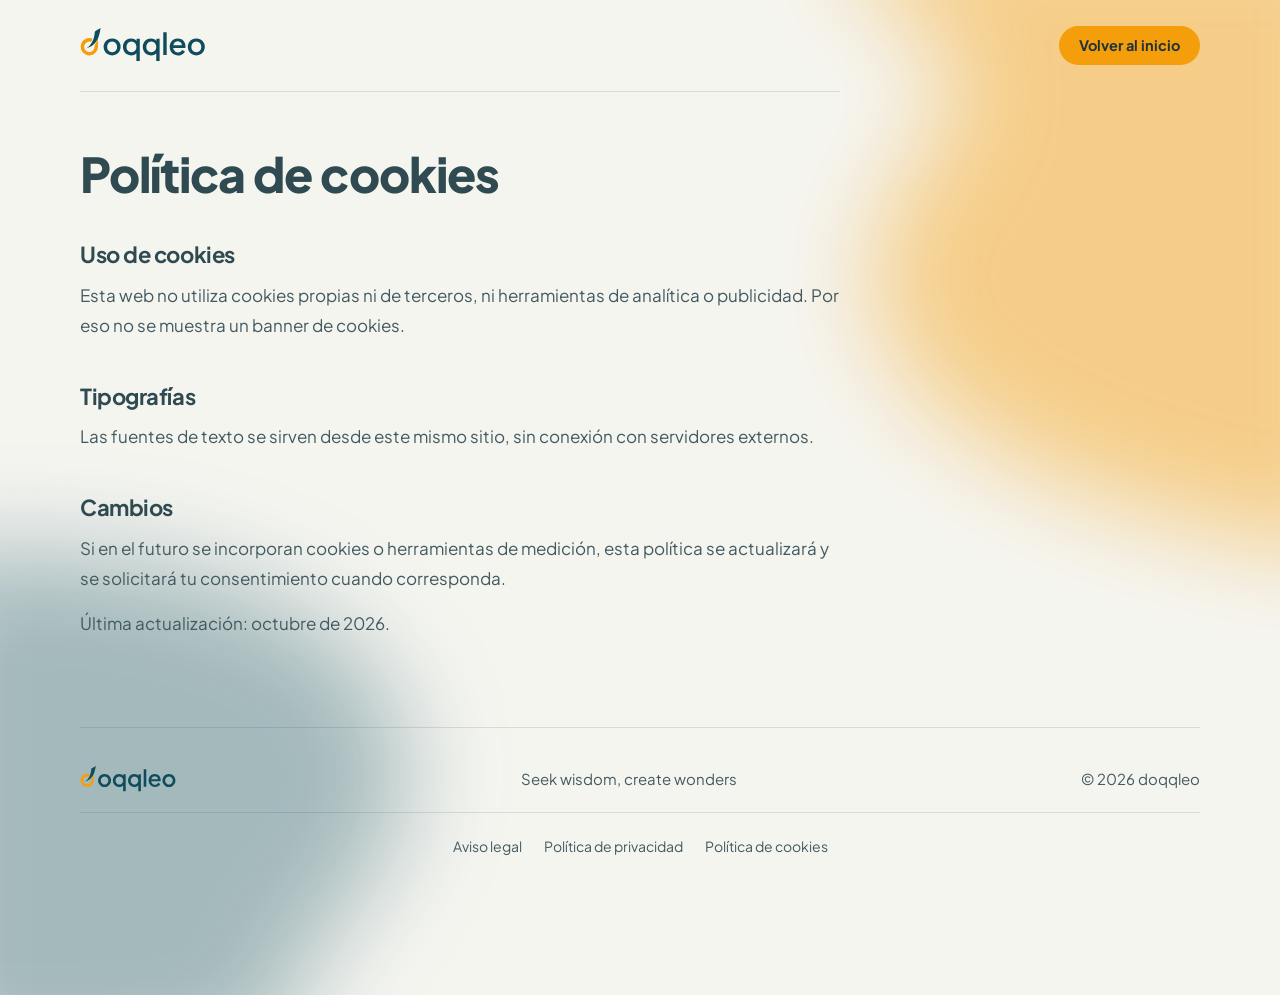
<file: cookies/index.html>
<!doctype html>
<html lang="es">
<head>
<meta charset="utf-8">
<meta name="viewport" content="width=device-width, initial-scale=1">
<title>Política de Cookies | doqqleo</title>
<link rel="icon" href="/doqqleo-isotipo.svg" type="image/svg+xml">
<link rel="stylesheet" href="/style.css">
</head>
<body>

<div class="bg" aria-hidden="true">
    <svg viewBox="0 0 1000 2000" preserveAspectRatio="none">
        <path fill="var(--brand)" opacity=".45" d="M1000 0 L1000 1100 C700 1000 600 700 700 400 C780 200 600 100 650 0 Z"/>
        <path fill="var(--accent)" opacity=".35" d="M0 1100 C300 1050 400 1400 300 1700 C200 1950 350 2000 0 2000 Z"/>
    </svg>
</div>

<svg width="0" height="0" style="position:absolute" aria-hidden="true" focusable="false">
  <symbol id="logo" viewBox="0 0 4196 1131">
    <g transform="translate(-176.2 -87.4) scale(1.41)">
      <path fill="var(--brand)" d="M418 311A205 205 0 1 0 345 708A205 205 0 0 0 550 503C550 440 550 380 548 330C522 392 468 450 467 506A122 122 0 1 1 392 393Z"/><path fill="var(--accent)" d="M612 62C560 92 505 120 476 142C470 222 455 300 425 365C400 430 350 500 280 542C370 515 440 470 500 395C560 320 590 200 612 62Z"/>
    </g>
    <path fill="var(--accent)" transform="translate(741.7 900.9)" d="M327.0 12.0Q249.0 12.0 184.5 -25.0Q120.0 -62.0 82.0 -126.0Q44.0 -190.0 44.0 -271.0Q44.0 -353.0 82.0 -416.5Q120.0 -480.0 184.0 -516.5Q248.0 -553.0 327.0 -553.0Q407.0 -553.0 470.5 -516.5Q534.0 -480.0 571.5 -416.5Q609.0 -353.0 609.0 -271.0Q609.0 -189.0 571.0 -125.0Q533.0 -61.0 469.0 -24.5Q405.0 12.0 327.0 12.0ZM327.0 -93.0Q375.0 -93.0 412.0 -116.0Q449.0 -139.0 470.5 -179.5Q492.0 -220.0 492.0 -271.0Q492.0 -322.0 470.5 -362.0Q449.0 -402.0 412.0 -425.0Q375.0 -448.0 327.0 -448.0Q280.0 -448.0 242.5 -425.0Q205.0 -402.0 183.5 -362.0Q162.0 -322.0 162.0 -271.0Q162.0 -220.0 183.5 -179.5Q205.0 -139.0 242.5 -116.0Q280.0 -93.0 327.0 -93.0ZM1135.0 200.0V-110.0L1153.0 -89.0Q1125.0 -40.0 1073.0 -14.0Q1021.0 12.0 959.0 12.0Q881.0 12.0 819.5 -25.5Q758.0 -63.0 722.5 -127.0Q687.0 -191.0 687.0 -271.0Q687.0 -351.0 723.0 -415.0Q759.0 -479.0 820.0 -516.0Q881.0 -553.0 958.0 -553.0Q1023.0 -553.0 1073.0 -527.0Q1123.0 -501.0 1152.0 -455.0L1140.0 -429.0V-541.0H1247.0V200.0ZM970.0 -93.0Q1017.0 -93.0 1054.5 -116.0Q1092.0 -139.0 1113.5 -179.5Q1135.0 -220.0 1135.0 -271.0Q1135.0 -322.0 1113.5 -362.0Q1092.0 -402.0 1054.5 -425.0Q1017.0 -448.0 970.0 -448.0Q923.0 -448.0 885.0 -425.0Q847.0 -402.0 826.0 -362.0Q805.0 -322.0 805.0 -271.0Q805.0 -220.0 826.0 -179.5Q847.0 -139.0 884.5 -116.0Q922.0 -93.0 970.0 -93.0ZM1795.0 200.0V-110.0L1813.0 -89.0Q1785.0 -40.0 1733.0 -14.0Q1681.0 12.0 1619.0 12.0Q1541.0 12.0 1479.5 -25.5Q1418.0 -63.0 1382.5 -127.0Q1347.0 -191.0 1347.0 -271.0Q1347.0 -351.0 1383.0 -415.0Q1419.0 -479.0 1480.0 -516.0Q1541.0 -553.0 1618.0 -553.0Q1683.0 -553.0 1733.0 -527.0Q1783.0 -501.0 1812.0 -455.0L1800.0 -429.0V-541.0H1907.0V200.0ZM1630.0 -93.0Q1677.0 -93.0 1714.5 -116.0Q1752.0 -139.0 1773.5 -179.5Q1795.0 -220.0 1795.0 -271.0Q1795.0 -322.0 1773.5 -362.0Q1752.0 -402.0 1714.5 -425.0Q1677.0 -448.0 1630.0 -448.0Q1583.0 -448.0 1545.0 -425.0Q1507.0 -402.0 1486.0 -362.0Q1465.0 -322.0 1465.0 -271.0Q1465.0 -220.0 1486.0 -179.5Q1507.0 -139.0 1544.5 -116.0Q1582.0 -93.0 1630.0 -93.0ZM2029.0 0.0V-757.0H2142.0V0.0ZM2518.0 12.0Q2437.0 12.0 2374.5 -25.5Q2312.0 -63.0 2277.0 -127.5Q2242.0 -192.0 2242.0 -272.0Q2242.0 -354.0 2277.5 -417.0Q2313.0 -480.0 2373.0 -516.5Q2433.0 -553.0 2509.0 -553.0Q2570.0 -553.0 2618.0 -532.0Q2666.0 -511.0 2699.0 -474.5Q2732.0 -438.0 2749.5 -391.0Q2767.0 -344.0 2767.0 -291.0Q2767.0 -278.0 2766.0 -264.0Q2765.0 -250.0 2762.0 -238.0H2331.0V-328.0H2698.0L2644.0 -287.0Q2654.0 -336.0 2637.5 -374.5Q2621.0 -413.0 2587.5 -435.5Q2554.0 -458.0 2509.0 -458.0Q2464.0 -458.0 2429.0 -435.5Q2394.0 -413.0 2375.0 -371.5Q2356.0 -330.0 2360.0 -271.0Q2355.0 -216.0 2375.5 -175.0Q2396.0 -134.0 2433.5 -111.0Q2471.0 -88.0 2519.0 -88.0Q2568.0 -88.0 2602.5 -110.0Q2637.0 -132.0 2657.0 -167.0L2749.0 -122.0Q2733.0 -84.0 2699.5 -53.5Q2666.0 -23.0 2619.5 -5.5Q2573.0 12.0 2518.0 12.0ZM3128.0 12.0Q3050.0 12.0 2985.5 -25.0Q2921.0 -62.0 2883.0 -126.0Q2845.0 -190.0 2845.0 -271.0Q2845.0 -353.0 2883.0 -416.5Q2921.0 -480.0 2985.0 -516.5Q3049.0 -553.0 3128.0 -553.0Q3208.0 -553.0 3271.5 -516.5Q3335.0 -480.0 3372.5 -416.5Q3410.0 -353.0 3410.0 -271.0Q3410.0 -189.0 3372.0 -125.0Q3334.0 -61.0 3270.0 -24.5Q3206.0 12.0 3128.0 12.0ZM3128.0 -93.0Q3176.0 -93.0 3213.0 -116.0Q3250.0 -139.0 3271.5 -179.5Q3293.0 -220.0 3293.0 -271.0Q3293.0 -322.0 3271.5 -362.0Q3250.0 -402.0 3213.0 -425.0Q3176.0 -448.0 3128.0 -448.0Q3081.0 -448.0 3043.5 -425.0Q3006.0 -402.0 2984.5 -362.0Q2963.0 -322.0 2963.0 -271.0Q2963.0 -220.0 2984.5 -179.5Q3006.0 -139.0 3043.5 -116.0Q3081.0 -93.0 3128.0 -93.0Z"/>
  </symbol>
  <symbol id="iso" viewBox="95 32 547 706">
    <path fill="var(--brand)" d="M418 311A205 205 0 1 0 345 708A205 205 0 0 0 550 503C550 440 550 380 548 330C522 392 468 450 467 506A122 122 0 1 1 392 393Z"/><path fill="var(--accent)" d="M612 62C560 92 505 120 476 142C470 222 455 300 425 365C400 430 350 500 280 542C370 515 440 470 500 395C560 320 590 200 612 62Z"/>
  </symbol>
</svg>

<div class="wrap">

  <header>
    <a href="/" aria-label="doqqleo, inicio"><svg class="logo" role="img" aria-label="doqqleo"><use href="#logo"/></svg></a>
    <nav><a class="btn sm" href="/">Volver al inicio</a></nav>
  </header>

  <main>
      <main>
    <section class="doc">
       <h1>Política de cookies</h1>

    <h2>Uso de cookies</h2>
    <p>Esta web no utiliza cookies propias ni de terceros, ni herramientas de analítica o publicidad. Por eso no se muestra un banner de cookies.</p>

    <h2>Tipografías</h2>
    <p>Las fuentes de texto se sirven desde este mismo sitio, sin conexión con servidores externos.</p>

    <h2>Cambios</h2>
    <p>Si en el futuro se incorporan cookies o herramientas de medición, esta política se actualizará y se solicitará tu consentimiento cuando corresponda.</p>

    <p>Última actualización: octubre de 2026.</p>
     </section>
  </main>
  </main>

  <footer>
    <svg class="logo" role="img" aria-label="doqqleo"><use href="#logo"/></svg>
    <span>Seek wisdom, create wonders</span>
    <span>© 2026 doqqleo</span>
    <div class="legal">
      <a href="/aviso-legal/">Aviso legal</a>
      <a href="/privacidad/">Política de privacidad</a>
      <a href="/cookies/">Política de cookies</a>
    </div>
  </footer>

</div>
</body>
</html>
</file>
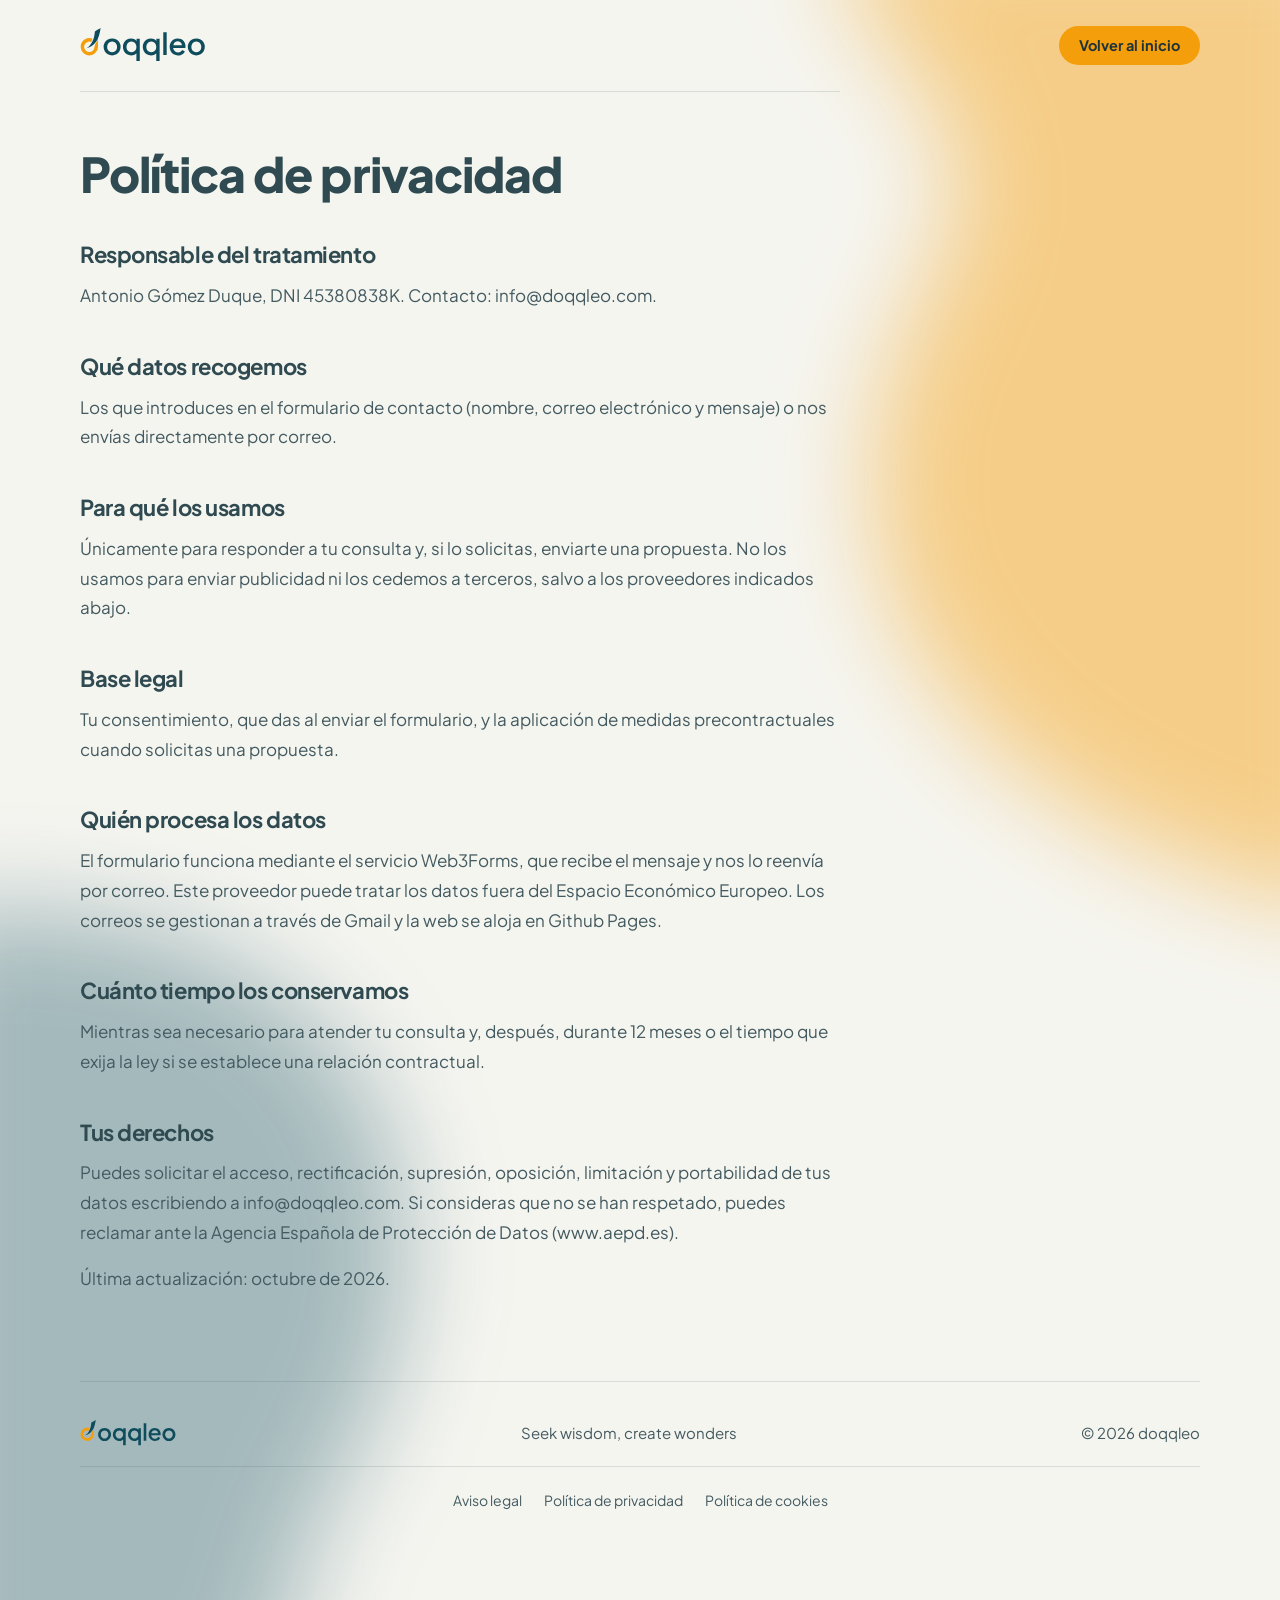
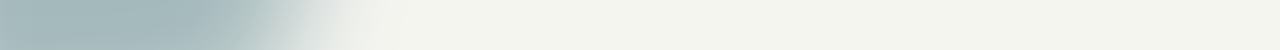
<file: privacidad/index.html>
<!doctype html>
<html lang="es">
<head>
<meta charset="utf-8">
<meta name="viewport" content="width=device-width, initial-scale=1">
<title>Política de Privacidad | doqqleo</title>
<link rel="icon" href="/doqqleo-isotipo.svg" type="image/svg+xml">
<link rel="stylesheet" href="/style.css">
</head>
<body>

<div class="bg" aria-hidden="true">
    <svg viewBox="0 0 1000 2000" preserveAspectRatio="none">
        <path fill="var(--brand)" opacity=".45" d="M1000 0 L1000 1100 C700 1000 600 700 700 400 C780 200 600 100 650 0 Z"/>
        <path fill="var(--accent)" opacity=".35" d="M0 1100 C300 1050 400 1400 300 1700 C200 1950 350 2000 0 2000 Z"/>
    </svg>
</div>

<svg width="0" height="0" style="position:absolute" aria-hidden="true" focusable="false">
  <symbol id="logo" viewBox="0 0 4196 1131">
    <g transform="translate(-176.2 -87.4) scale(1.41)">
      <path fill="var(--brand)" d="M418 311A205 205 0 1 0 345 708A205 205 0 0 0 550 503C550 440 550 380 548 330C522 392 468 450 467 506A122 122 0 1 1 392 393Z"/><path fill="var(--accent)" d="M612 62C560 92 505 120 476 142C470 222 455 300 425 365C400 430 350 500 280 542C370 515 440 470 500 395C560 320 590 200 612 62Z"/>
    </g>
    <path fill="var(--accent)" transform="translate(741.7 900.9)" d="M327.0 12.0Q249.0 12.0 184.5 -25.0Q120.0 -62.0 82.0 -126.0Q44.0 -190.0 44.0 -271.0Q44.0 -353.0 82.0 -416.5Q120.0 -480.0 184.0 -516.5Q248.0 -553.0 327.0 -553.0Q407.0 -553.0 470.5 -516.5Q534.0 -480.0 571.5 -416.5Q609.0 -353.0 609.0 -271.0Q609.0 -189.0 571.0 -125.0Q533.0 -61.0 469.0 -24.5Q405.0 12.0 327.0 12.0ZM327.0 -93.0Q375.0 -93.0 412.0 -116.0Q449.0 -139.0 470.5 -179.5Q492.0 -220.0 492.0 -271.0Q492.0 -322.0 470.5 -362.0Q449.0 -402.0 412.0 -425.0Q375.0 -448.0 327.0 -448.0Q280.0 -448.0 242.5 -425.0Q205.0 -402.0 183.5 -362.0Q162.0 -322.0 162.0 -271.0Q162.0 -220.0 183.5 -179.5Q205.0 -139.0 242.5 -116.0Q280.0 -93.0 327.0 -93.0ZM1135.0 200.0V-110.0L1153.0 -89.0Q1125.0 -40.0 1073.0 -14.0Q1021.0 12.0 959.0 12.0Q881.0 12.0 819.5 -25.5Q758.0 -63.0 722.5 -127.0Q687.0 -191.0 687.0 -271.0Q687.0 -351.0 723.0 -415.0Q759.0 -479.0 820.0 -516.0Q881.0 -553.0 958.0 -553.0Q1023.0 -553.0 1073.0 -527.0Q1123.0 -501.0 1152.0 -455.0L1140.0 -429.0V-541.0H1247.0V200.0ZM970.0 -93.0Q1017.0 -93.0 1054.5 -116.0Q1092.0 -139.0 1113.5 -179.5Q1135.0 -220.0 1135.0 -271.0Q1135.0 -322.0 1113.5 -362.0Q1092.0 -402.0 1054.5 -425.0Q1017.0 -448.0 970.0 -448.0Q923.0 -448.0 885.0 -425.0Q847.0 -402.0 826.0 -362.0Q805.0 -322.0 805.0 -271.0Q805.0 -220.0 826.0 -179.5Q847.0 -139.0 884.5 -116.0Q922.0 -93.0 970.0 -93.0ZM1795.0 200.0V-110.0L1813.0 -89.0Q1785.0 -40.0 1733.0 -14.0Q1681.0 12.0 1619.0 12.0Q1541.0 12.0 1479.5 -25.5Q1418.0 -63.0 1382.5 -127.0Q1347.0 -191.0 1347.0 -271.0Q1347.0 -351.0 1383.0 -415.0Q1419.0 -479.0 1480.0 -516.0Q1541.0 -553.0 1618.0 -553.0Q1683.0 -553.0 1733.0 -527.0Q1783.0 -501.0 1812.0 -455.0L1800.0 -429.0V-541.0H1907.0V200.0ZM1630.0 -93.0Q1677.0 -93.0 1714.5 -116.0Q1752.0 -139.0 1773.5 -179.5Q1795.0 -220.0 1795.0 -271.0Q1795.0 -322.0 1773.5 -362.0Q1752.0 -402.0 1714.5 -425.0Q1677.0 -448.0 1630.0 -448.0Q1583.0 -448.0 1545.0 -425.0Q1507.0 -402.0 1486.0 -362.0Q1465.0 -322.0 1465.0 -271.0Q1465.0 -220.0 1486.0 -179.5Q1507.0 -139.0 1544.5 -116.0Q1582.0 -93.0 1630.0 -93.0ZM2029.0 0.0V-757.0H2142.0V0.0ZM2518.0 12.0Q2437.0 12.0 2374.5 -25.5Q2312.0 -63.0 2277.0 -127.5Q2242.0 -192.0 2242.0 -272.0Q2242.0 -354.0 2277.5 -417.0Q2313.0 -480.0 2373.0 -516.5Q2433.0 -553.0 2509.0 -553.0Q2570.0 -553.0 2618.0 -532.0Q2666.0 -511.0 2699.0 -474.5Q2732.0 -438.0 2749.5 -391.0Q2767.0 -344.0 2767.0 -291.0Q2767.0 -278.0 2766.0 -264.0Q2765.0 -250.0 2762.0 -238.0H2331.0V-328.0H2698.0L2644.0 -287.0Q2654.0 -336.0 2637.5 -374.5Q2621.0 -413.0 2587.5 -435.5Q2554.0 -458.0 2509.0 -458.0Q2464.0 -458.0 2429.0 -435.5Q2394.0 -413.0 2375.0 -371.5Q2356.0 -330.0 2360.0 -271.0Q2355.0 -216.0 2375.5 -175.0Q2396.0 -134.0 2433.5 -111.0Q2471.0 -88.0 2519.0 -88.0Q2568.0 -88.0 2602.5 -110.0Q2637.0 -132.0 2657.0 -167.0L2749.0 -122.0Q2733.0 -84.0 2699.5 -53.5Q2666.0 -23.0 2619.5 -5.5Q2573.0 12.0 2518.0 12.0ZM3128.0 12.0Q3050.0 12.0 2985.5 -25.0Q2921.0 -62.0 2883.0 -126.0Q2845.0 -190.0 2845.0 -271.0Q2845.0 -353.0 2883.0 -416.5Q2921.0 -480.0 2985.0 -516.5Q3049.0 -553.0 3128.0 -553.0Q3208.0 -553.0 3271.5 -516.5Q3335.0 -480.0 3372.5 -416.5Q3410.0 -353.0 3410.0 -271.0Q3410.0 -189.0 3372.0 -125.0Q3334.0 -61.0 3270.0 -24.5Q3206.0 12.0 3128.0 12.0ZM3128.0 -93.0Q3176.0 -93.0 3213.0 -116.0Q3250.0 -139.0 3271.5 -179.5Q3293.0 -220.0 3293.0 -271.0Q3293.0 -322.0 3271.5 -362.0Q3250.0 -402.0 3213.0 -425.0Q3176.0 -448.0 3128.0 -448.0Q3081.0 -448.0 3043.5 -425.0Q3006.0 -402.0 2984.5 -362.0Q2963.0 -322.0 2963.0 -271.0Q2963.0 -220.0 2984.5 -179.5Q3006.0 -139.0 3043.5 -116.0Q3081.0 -93.0 3128.0 -93.0Z"/>
  </symbol>
  <symbol id="iso" viewBox="95 32 547 706">
    <path fill="var(--brand)" d="M418 311A205 205 0 1 0 345 708A205 205 0 0 0 550 503C550 440 550 380 548 330C522 392 468 450 467 506A122 122 0 1 1 392 393Z"/><path fill="var(--accent)" d="M612 62C560 92 505 120 476 142C470 222 455 300 425 365C400 430 350 500 280 542C370 515 440 470 500 395C560 320 590 200 612 62Z"/>
  </symbol>
</svg>

<div class="wrap">

  <header>
    <a href="/" aria-label="doqqleo, inicio"><svg class="logo" role="img" aria-label="doqqleo"><use href="#logo"/></svg></a>
    <nav><a class="btn sm" href="/">Volver al inicio</a></nav>
  </header>

  <main>
    <section class="doc">
       <h1>Política de privacidad</h1>

    <h2>Responsable del tratamiento</h2>
    <p>Antonio Gómez Duque, DNI 45380838K<!--, domicilio [tu domicilio]-->. Contacto: info@doqqleo.com.</p>

    <h2>Qué datos recogemos</h2>
    <p>Los que introduces en el formulario de contacto (nombre, correo electrónico y mensaje) o nos envías directamente por correo.</p>

    <h2>Para qué los usamos</h2>
    <p>Únicamente para responder a tu consulta y, si lo solicitas, enviarte una propuesta. No los usamos para enviar publicidad ni los cedemos a terceros, salvo a los proveedores indicados abajo.</p>

    <h2>Base legal</h2>
    <p>Tu consentimiento, que das al enviar el formulario, y la aplicación de medidas precontractuales cuando solicitas una propuesta.</p>

    <h2>Quién procesa los datos</h2>
    <p>El formulario funciona mediante el servicio Web3Forms, que recibe el mensaje y nos lo reenvía por correo. Este proveedor puede tratar los datos fuera del Espacio Económico Europeo. Los correos se gestionan a través de Gmail y la web se aloja en Github Pages.</p>

    <h2>Cuánto tiempo los conservamos</h2>
    <p>Mientras sea necesario para atender tu consulta y, después, durante 12 meses o el tiempo que exija la ley si se establece una relación contractual.</p>

    <h2>Tus derechos</h2>
    <p>Puedes solicitar el acceso, rectificación, supresión, oposición, limitación y portabilidad de tus datos escribiendo a info@doqqleo.com. Si consideras que no se han respetado, puedes reclamar ante la Agencia Española de Protección de Datos (www.aepd.es).</p>

    <p>Última actualización: octubre de 2026.</p>
     </section>
  </main>

  <footer>
    <svg class="logo" role="img" aria-label="doqqleo"><use href="#logo"/></svg>
    <span>Seek wisdom, create wonders</span>
    <span>© 2026 doqqleo</span>
    <div class="legal">
      <a href="/aviso-legal/">Aviso legal</a>
      <a href="/privacidad/">Política de privacidad</a>
      <a href="/cookies/">Política de cookies</a>
    </div>
  </footer>

</div>
</body>
</html>
</file>
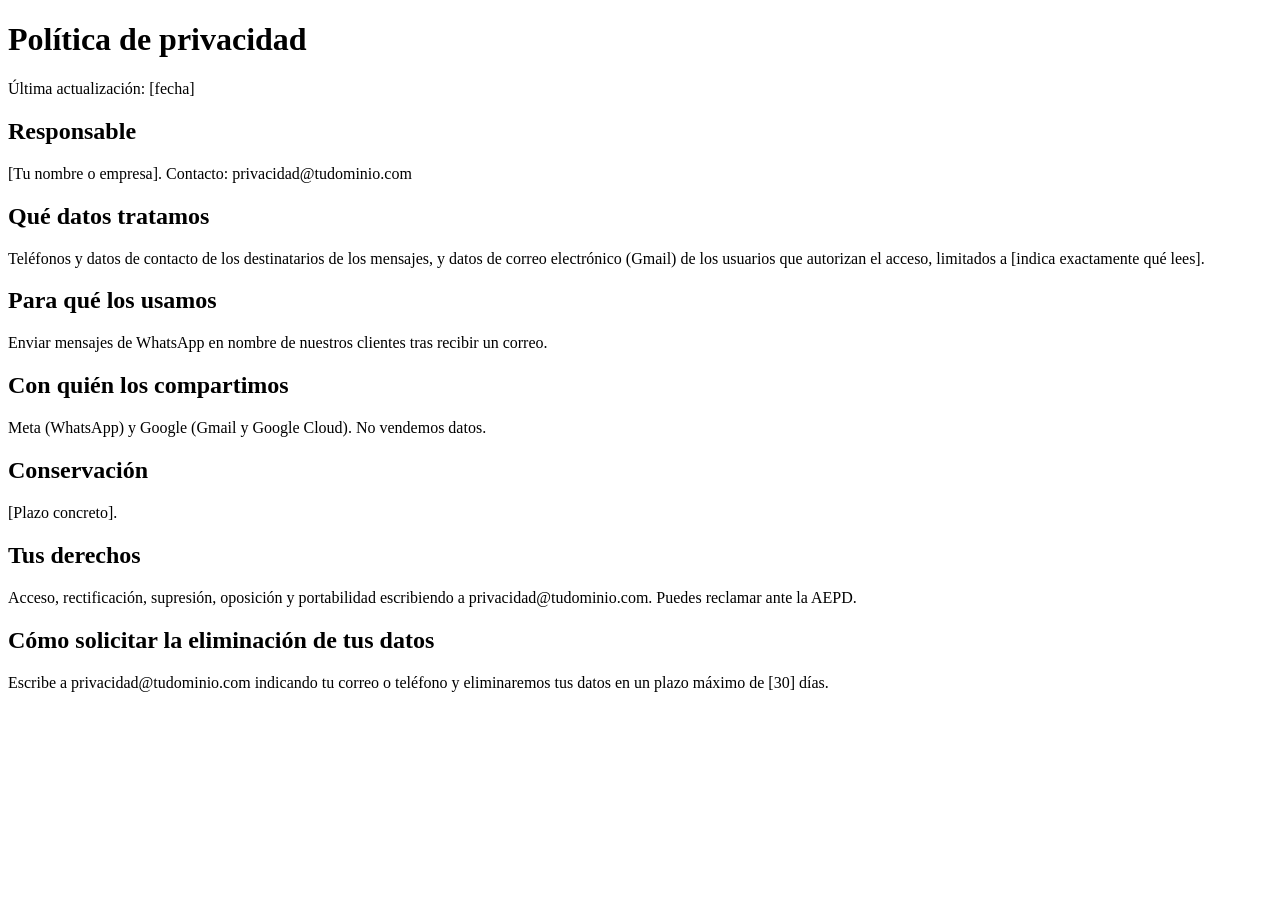
<file: privacy/index.html>
<!DOCTYPE html>
<html lang="es">
<head>
  <meta charset="utf-8">
  <meta name="viewport" content="width=device-width, initial-scale=1">
  <title>Política de privacidad</title>
</head>
<body>
  <h1>Política de privacidad</h1>
  <p>Última actualización: [fecha]</p>

  <h2>Responsable</h2>
  <p>[Tu nombre o empresa]. Contacto: privacidad@tudominio.com</p>

  <h2>Qué datos tratamos</h2>
  <p>Teléfonos y datos de contacto de los destinatarios de los mensajes, y datos
  de correo electrónico (Gmail) de los usuarios que autorizan el acceso,
  limitados a [indica exactamente qué lees].</p>

  <h2>Para qué los usamos</h2>
  <p>Enviar mensajes de WhatsApp en nombre de nuestros clientes tras recibir un correo.</p>

  <h2>Con quién los compartimos</h2>
  <p>Meta (WhatsApp) y Google (Gmail y Google Cloud). No vendemos datos.</p>

  <h2>Conservación</h2>
  <p>[Plazo concreto].</p>

  <h2>Tus derechos</h2>
  <p>Acceso, rectificación, supresión, oposición y portabilidad escribiendo a
  privacidad@tudominio.com. Puedes reclamar ante la AEPD.</p>

  <h2>Cómo solicitar la eliminación de tus datos</h2>
  <p>Escribe a privacidad@tudominio.com indicando tu correo o teléfono y
  eliminaremos tus datos en un plazo máximo de [30] días.</p>
</body>
</html>
</file>
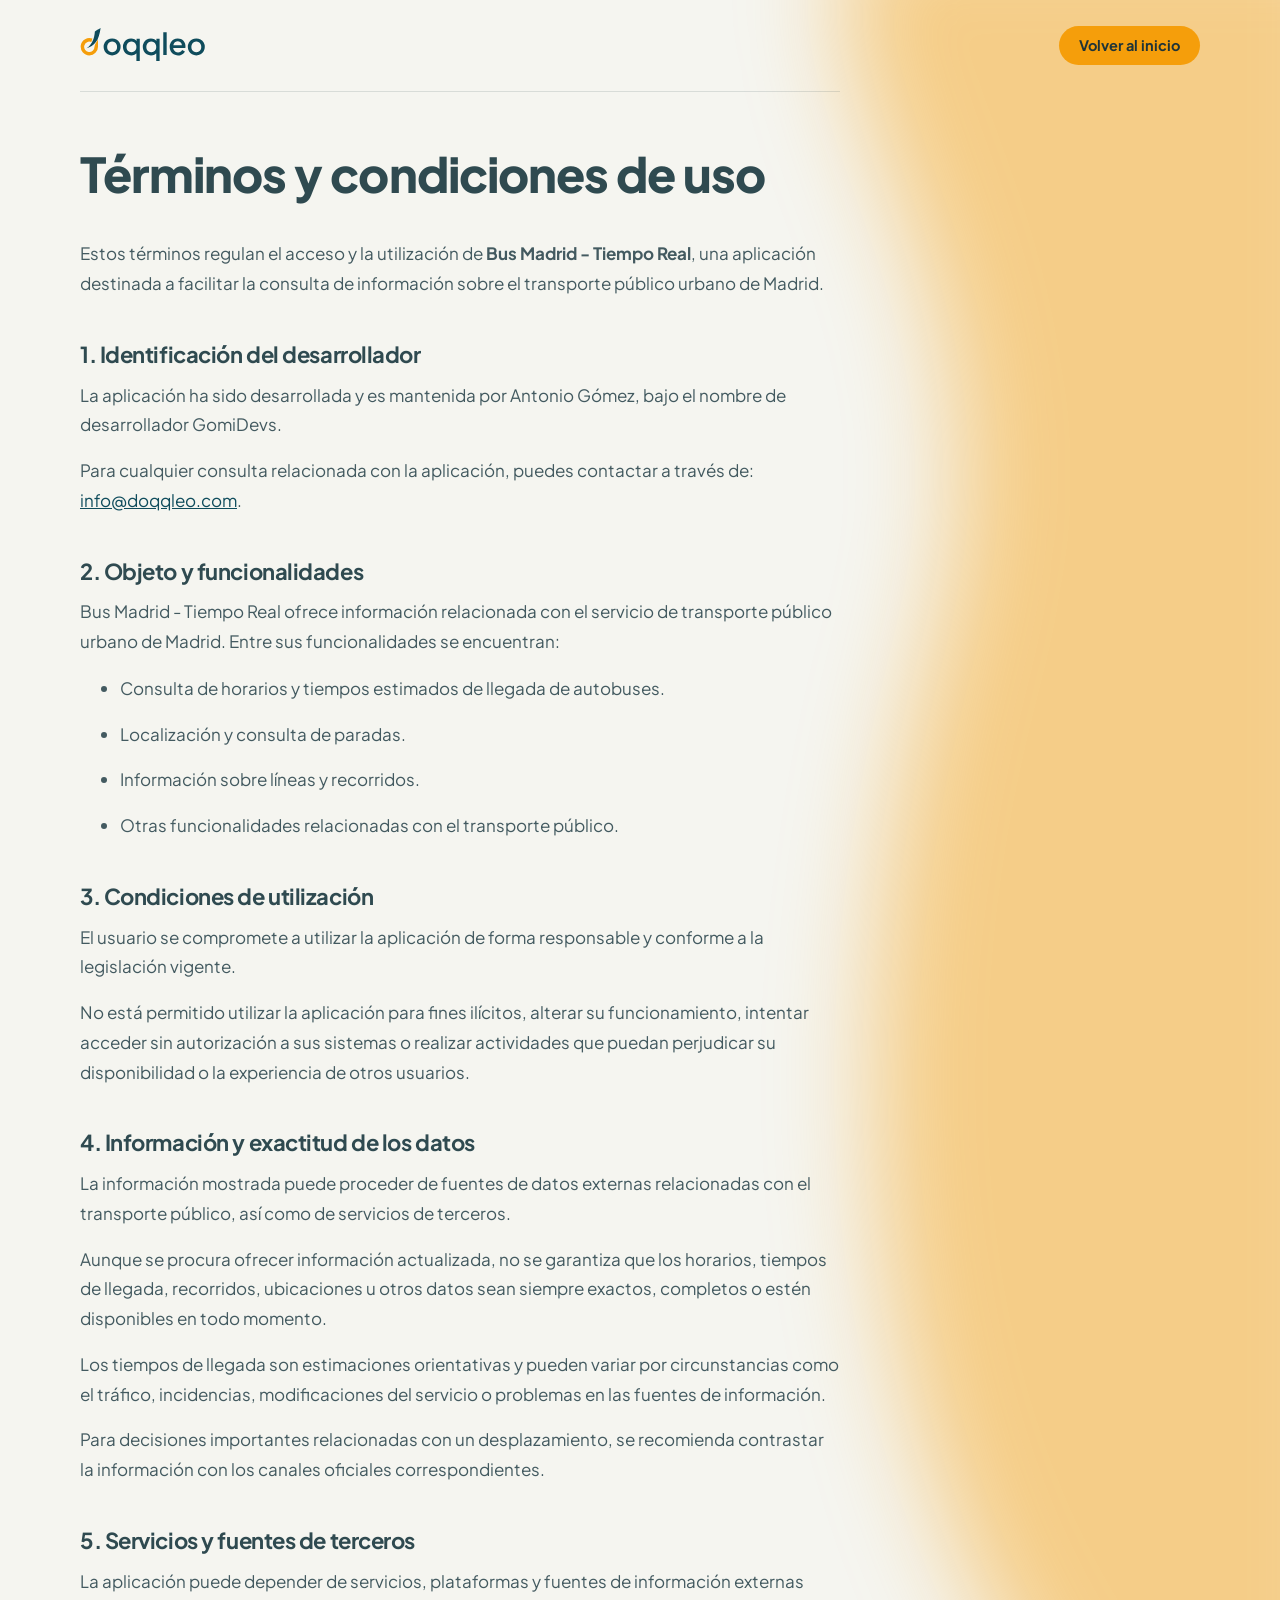
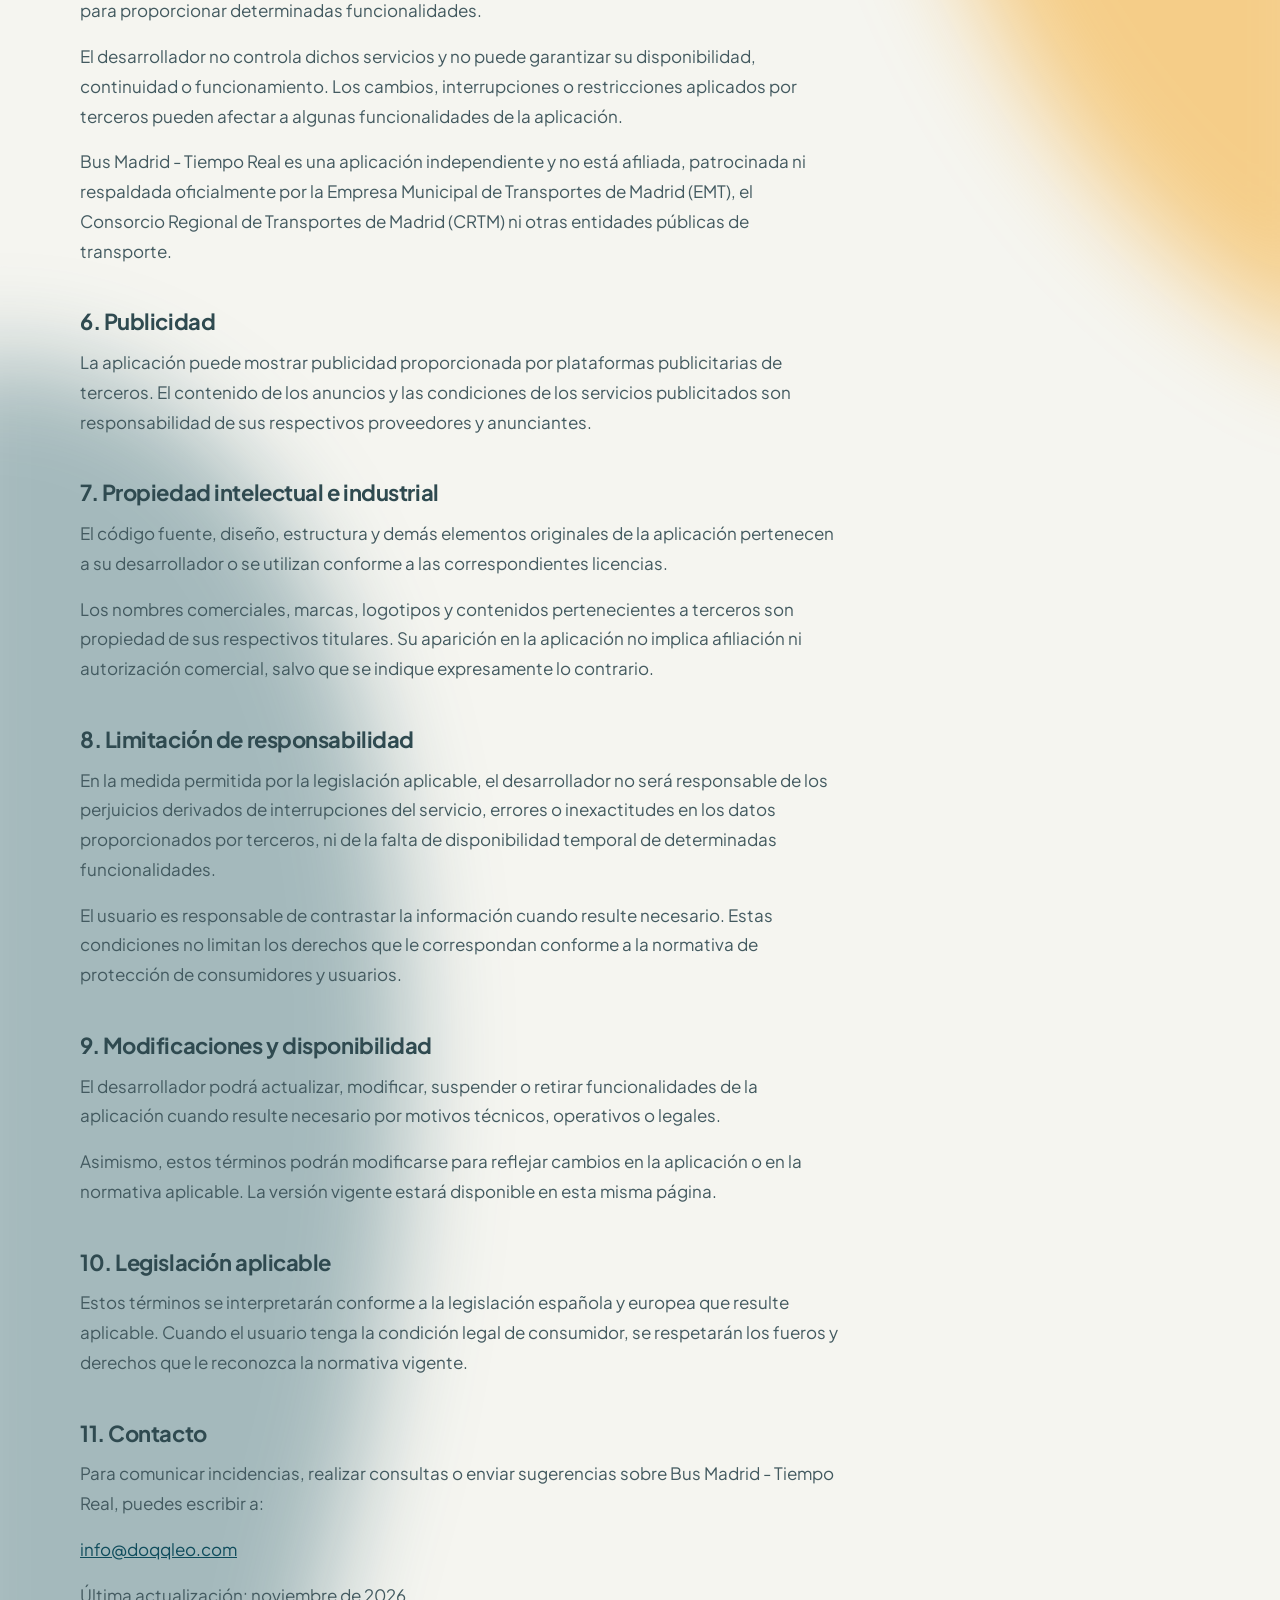
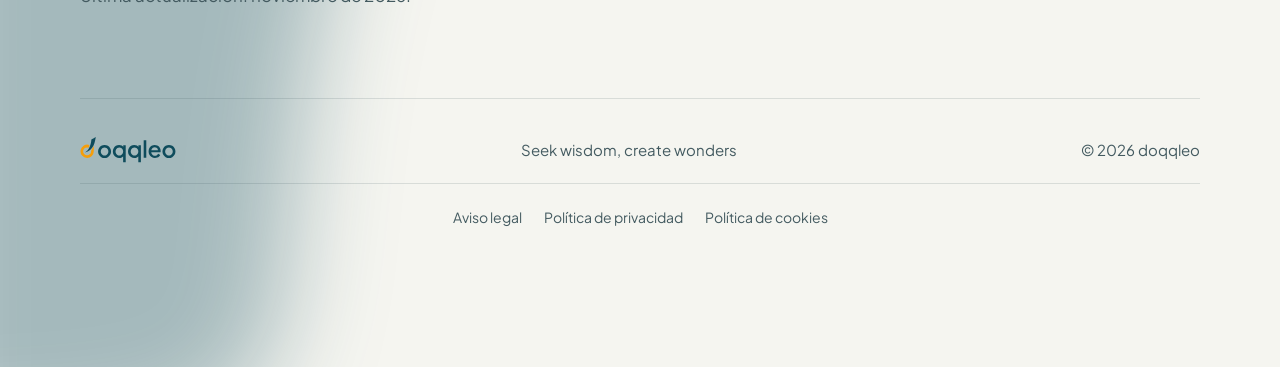
<file: terminos/index.html>
<!doctype html>
<html lang="es">
<head>
<meta charset="utf-8">
<meta name="viewport" content="width=device-width, initial-scale=1">
<title>Términos y condiciones | Bus Madrid - Tiempo Rreal</title>
<link rel="icon" href="/doqqleo-isotipo.svg" type="image/svg+xml">
<link rel="stylesheet" href="/style.css">
</head>
<body>

<div class="bg" aria-hidden="true">
    <svg viewBox="0 0 1000 2000" preserveAspectRatio="none">
        <path fill="var(--brand)" opacity=".45" d="M1000 0 L1000 1100 C700 1000 600 700 700 400 C780 200 600 100 650 0 Z"/>
        <path fill="var(--accent)" opacity=".35" d="M0 1100 C300 1050 400 1400 300 1700 C200 1950 350 2000 0 2000 Z"/>
    </svg>
</div>

<svg width="0" height="0" style="position:absolute" aria-hidden="true" focusable="false">
  <symbol id="logo" viewBox="0 0 4196 1131">
    <g transform="translate(-176.2 -87.4) scale(1.41)">
      <path fill="var(--brand)" d="M418 311A205 205 0 1 0 345 708A205 205 0 0 0 550 503C550 440 550 380 548 330C522 392 468 450 467 506A122 122 0 1 1 392 393Z"/><path fill="var(--accent)" d="M612 62C560 92 505 120 476 142C470 222 455 300 425 365C400 430 350 500 280 542C370 515 440 470 500 395C560 320 590 200 612 62Z"/>
    </g>
    <path fill="var(--accent)" transform="translate(741.7 900.9)" d="M327.0 12.0Q249.0 12.0 184.5 -25.0Q120.0 -62.0 82.0 -126.0Q44.0 -190.0 44.0 -271.0Q44.0 -353.0 82.0 -416.5Q120.0 -480.0 184.0 -516.5Q248.0 -553.0 327.0 -553.0Q407.0 -553.0 470.5 -516.5Q534.0 -480.0 571.5 -416.5Q609.0 -353.0 609.0 -271.0Q609.0 -189.0 571.0 -125.0Q533.0 -61.0 469.0 -24.5Q405.0 12.0 327.0 12.0ZM327.0 -93.0Q375.0 -93.0 412.0 -116.0Q449.0 -139.0 470.5 -179.5Q492.0 -220.0 492.0 -271.0Q492.0 -322.0 470.5 -362.0Q449.0 -402.0 412.0 -425.0Q375.0 -448.0 327.0 -448.0Q280.0 -448.0 242.5 -425.0Q205.0 -402.0 183.5 -362.0Q162.0 -322.0 162.0 -271.0Q162.0 -220.0 183.5 -179.5Q205.0 -139.0 242.5 -116.0Q280.0 -93.0 327.0 -93.0ZM1135.0 200.0V-110.0L1153.0 -89.0Q1125.0 -40.0 1073.0 -14.0Q1021.0 12.0 959.0 12.0Q881.0 12.0 819.5 -25.5Q758.0 -63.0 722.5 -127.0Q687.0 -191.0 687.0 -271.0Q687.0 -351.0 723.0 -415.0Q759.0 -479.0 820.0 -516.0Q881.0 -553.0 958.0 -553.0Q1023.0 -553.0 1073.0 -527.0Q1123.0 -501.0 1152.0 -455.0L1140.0 -429.0V-541.0H1247.0V200.0ZM970.0 -93.0Q1017.0 -93.0 1054.5 -116.0Q1092.0 -139.0 1113.5 -179.5Q1135.0 -220.0 1135.0 -271.0Q1135.0 -322.0 1113.5 -362.0Q1092.0 -402.0 1054.5 -425.0Q1017.0 -448.0 970.0 -448.0Q923.0 -448.0 885.0 -425.0Q847.0 -402.0 826.0 -362.0Q805.0 -322.0 805.0 -271.0Q805.0 -220.0 826.0 -179.5Q847.0 -139.0 884.5 -116.0Q922.0 -93.0 970.0 -93.0ZM1795.0 200.0V-110.0L1813.0 -89.0Q1785.0 -40.0 1733.0 -14.0Q1681.0 12.0 1619.0 12.0Q1541.0 12.0 1479.5 -25.5Q1418.0 -63.0 1382.5 -127.0Q1347.0 -191.0 1347.0 -271.0Q1347.0 -351.0 1383.0 -415.0Q1419.0 -479.0 1480.0 -516.0Q1541.0 -553.0 1618.0 -553.0Q1683.0 -553.0 1733.0 -527.0Q1783.0 -501.0 1812.0 -455.0L1800.0 -429.0V-541.0H1907.0V200.0ZM1630.0 -93.0Q1677.0 -93.0 1714.5 -116.0Q1752.0 -139.0 1773.5 -179.5Q1795.0 -220.0 1795.0 -271.0Q1795.0 -322.0 1773.5 -362.0Q1752.0 -402.0 1714.5 -425.0Q1677.0 -448.0 1630.0 -448.0Q1583.0 -448.0 1545.0 -425.0Q1507.0 -402.0 1486.0 -362.0Q1465.0 -322.0 1465.0 -271.0Q1465.0 -220.0 1486.0 -179.5Q1507.0 -139.0 1544.5 -116.0Q1582.0 -93.0 1630.0 -93.0ZM2029.0 0.0V-757.0H2142.0V0.0ZM2518.0 12.0Q2437.0 12.0 2374.5 -25.5Q2312.0 -63.0 2277.0 -127.5Q2242.0 -192.0 2242.0 -272.0Q2242.0 -354.0 2277.5 -417.0Q2313.0 -480.0 2373.0 -516.5Q2433.0 -553.0 2509.0 -553.0Q2570.0 -553.0 2618.0 -532.0Q2666.0 -511.0 2699.0 -474.5Q2732.0 -438.0 2749.5 -391.0Q2767.0 -344.0 2767.0 -291.0Q2767.0 -278.0 2766.0 -264.0Q2765.0 -250.0 2762.0 -238.0H2331.0V-328.0H2698.0L2644.0 -287.0Q2654.0 -336.0 2637.5 -374.5Q2621.0 -413.0 2587.5 -435.5Q2554.0 -458.0 2509.0 -458.0Q2464.0 -458.0 2429.0 -435.5Q2394.0 -413.0 2375.0 -371.5Q2356.0 -330.0 2360.0 -271.0Q2355.0 -216.0 2375.5 -175.0Q2396.0 -134.0 2433.5 -111.0Q2471.0 -88.0 2519.0 -88.0Q2568.0 -88.0 2602.5 -110.0Q2637.0 -132.0 2657.0 -167.0L2749.0 -122.0Q2733.0 -84.0 2699.5 -53.5Q2666.0 -23.0 2619.5 -5.5Q2573.0 12.0 2518.0 12.0ZM3128.0 12.0Q3050.0 12.0 2985.5 -25.0Q2921.0 -62.0 2883.0 -126.0Q2845.0 -190.0 2845.0 -271.0Q2845.0 -353.0 2883.0 -416.5Q2921.0 -480.0 2985.0 -516.5Q3049.0 -553.0 3128.0 -553.0Q3208.0 -553.0 3271.5 -516.5Q3335.0 -480.0 3372.5 -416.5Q3410.0 -353.0 3410.0 -271.0Q3410.0 -189.0 3372.0 -125.0Q3334.0 -61.0 3270.0 -24.5Q3206.0 12.0 3128.0 12.0ZM3128.0 -93.0Q3176.0 -93.0 3213.0 -116.0Q3250.0 -139.0 3271.5 -179.5Q3293.0 -220.0 3293.0 -271.0Q3293.0 -322.0 3271.5 -362.0Q3250.0 -402.0 3213.0 -425.0Q3176.0 -448.0 3128.0 -448.0Q3081.0 -448.0 3043.5 -425.0Q3006.0 -402.0 2984.5 -362.0Q2963.0 -322.0 2963.0 -271.0Q2963.0 -220.0 2984.5 -179.5Q3006.0 -139.0 3043.5 -116.0Q3081.0 -93.0 3128.0 -93.0Z"/>
  </symbol>
  <symbol id="iso" viewBox="95 32 547 706">
    <path fill="var(--brand)" d="M418 311A205 205 0 1 0 345 708A205 205 0 0 0 550 503C550 440 550 380 548 330C522 392 468 450 467 506A122 122 0 1 1 392 393Z"/><path fill="var(--accent)" d="M612 62C560 92 505 120 476 142C470 222 455 300 425 365C400 430 350 500 280 542C370 515 440 470 500 395C560 320 590 200 612 62Z"/>
  </symbol>
</svg>

<div class="wrap">

  <header>
    <a href="/" aria-label="doqqleo, inicio"><svg class="logo" role="img" aria-label="doqqleo"><use href="#logo"/></svg></a>
    <nav><a class="btn sm" href="/">Volver al inicio</a></nav>
  </header>

  <main>
    <section class="doc">
       <h1>Términos y condiciones de uso</h1>

    <p>
        Estos términos regulan el acceso y la utilización de
        <strong>Bus Madrid - Tiempo Real</strong>, una aplicación
        destinada a facilitar la consulta de información sobre
        el transporte público urbano de Madrid.
      </p>

      <h2>1. Identificación del desarrollador</h2>
      <p>
        La aplicación ha sido desarrollada y es mantenida por
        Antonio Gómez, bajo el nombre de desarrollador
        GomiDevs.
      </p>
      <p>
        Para cualquier consulta relacionada con la aplicación,
        puedes contactar a través de:
        <a href="mailto:info@doqqleo.com">info@doqqleo.com</a>.
      </p>

      <h2>2. Objeto y funcionalidades</h2>
      <p>
        Bus Madrid - Tiempo Real ofrece información relacionada
        con el servicio de transporte público urbano de Madrid.
        Entre sus funcionalidades se encuentran:
      </p>
      <ul>
        <li>Consulta de horarios y tiempos estimados de llegada de autobuses.</li>
        <li>Localización y consulta de paradas.</li>
        <li>Información sobre líneas y recorridos.</li>
        <li>Otras funcionalidades relacionadas con el transporte público.</li>
      </ul>

      <h2>3. Condiciones de utilización</h2>
      <p>
        El usuario se compromete a utilizar la aplicación de forma
        responsable y conforme a la legislación vigente.
      </p>
      <p>
        No está permitido utilizar la aplicación para fines ilícitos,
        alterar su funcionamiento, intentar acceder sin autorización
        a sus sistemas o realizar actividades que puedan perjudicar
        su disponibilidad o la experiencia de otros usuarios.
      </p>

      <h2>4. Información y exactitud de los datos</h2>
      <p>
        La información mostrada puede proceder de fuentes de datos
        externas relacionadas con el transporte público, así como
        de servicios de terceros.
      </p>
      <p>
        Aunque se procura ofrecer información actualizada, no se
        garantiza que los horarios, tiempos de llegada, recorridos,
        ubicaciones u otros datos sean siempre exactos, completos
        o estén disponibles en todo momento.
      </p>
      <p>
        Los tiempos de llegada son estimaciones orientativas y pueden
        variar por circunstancias como el tráfico, incidencias,
        modificaciones del servicio o problemas en las fuentes
        de información.
      </p>
      <p>
        Para decisiones importantes relacionadas con un desplazamiento,
        se recomienda contrastar la información con los canales
        oficiales correspondientes.
      </p>

      <h2>5. Servicios y fuentes de terceros</h2>
      <p>
        La aplicación puede depender de servicios, plataformas
        y fuentes de información externas para proporcionar
        determinadas funcionalidades.
      </p>
      <p>
        El desarrollador no controla dichos servicios y no puede
        garantizar su disponibilidad, continuidad o funcionamiento.
        Los cambios, interrupciones o restricciones aplicados por
        terceros pueden afectar a algunas funcionalidades de
        la aplicación.
      </p>
      <p>
        Bus Madrid - Tiempo Real es una aplicación independiente
        y no está afiliada, patrocinada ni respaldada oficialmente
        por la Empresa Municipal de Transportes de Madrid (EMT),
        el Consorcio Regional de Transportes de Madrid (CRTM)
        ni otras entidades públicas de transporte.
      </p>

      <h2>6. Publicidad</h2>
      <p>
        La aplicación puede mostrar publicidad proporcionada
        por plataformas publicitarias de terceros. El contenido
        de los anuncios y las condiciones de los servicios
        publicitados son responsabilidad de sus respectivos
        proveedores y anunciantes.
      </p>

      <h2>7. Propiedad intelectual e industrial</h2>
      <p>
        El código fuente, diseño, estructura y demás elementos
        originales de la aplicación pertenecen a su desarrollador
        o se utilizan conforme a las correspondientes licencias.
      </p>
      <p>
        Los nombres comerciales, marcas, logotipos y contenidos
        pertenecientes a terceros son propiedad de sus respectivos
        titulares. Su aparición en la aplicación no implica
        afiliación ni autorización comercial, salvo que se indique
        expresamente lo contrario.
      </p>

      <h2>8. Limitación de responsabilidad</h2>
      <p>
        En la medida permitida por la legislación aplicable,
        el desarrollador no será responsable de los perjuicios
        derivados de interrupciones del servicio, errores o
        inexactitudes en los datos proporcionados por terceros,
        ni de la falta de disponibilidad temporal de determinadas
        funcionalidades.
      </p>
      <p>
        El usuario es responsable de contrastar la información
        cuando resulte necesario. Estas condiciones no limitan
        los derechos que le correspondan conforme a la normativa
        de protección de consumidores y usuarios.
      </p>

      <h2>9. Modificaciones y disponibilidad</h2>
      <p>
        El desarrollador podrá actualizar, modificar, suspender
        o retirar funcionalidades de la aplicación cuando resulte
        necesario por motivos técnicos, operativos o legales.
      </p>
      <p>
        Asimismo, estos términos podrán modificarse para reflejar
        cambios en la aplicación o en la normativa aplicable.
        La versión vigente estará disponible en esta misma página.
      </p>

      <h2>10. Legislación aplicable</h2>
      <p>
        Estos términos se interpretarán conforme a la legislación
        española y europea que resulte aplicable. Cuando el usuario
        tenga la condición legal de consumidor, se respetarán
        los fueros y derechos que le reconozca la normativa vigente.
      </p>

      <h2>11. Contacto</h2>
      <p>
        Para comunicar incidencias, realizar consultas o enviar
        sugerencias sobre Bus Madrid - Tiempo Real, puedes escribir a:
      </p>
      <p>
        <a href="mailto:info@doqqleo.com">info@doqqleo.com</a>
      </p>

      <p>Última actualización: noviembre de 2026.</p>
     </section>
  </main>

  <footer>
    <svg class="logo" role="img" aria-label="doqqleo"><use href="#logo"/></svg>
    <span>Seek wisdom, create wonders</span>
    <span>© 2026 doqqleo</span>
    <div class="legal">
      <a href="/aviso-legal/">Aviso legal</a>
      <a href="/privacidad/">Política de privacidad</a>
      <a href="/cookies/">Política de cookies</a>
    </div>
  </footer>

</div>
</body>
</html>
</file>
<file: style.css>
/*
  ============================================================
  CÓMO LEER ESTE CSS (para entender qué hace cada cosa)
  ============================================================
  El CSS son reglas con esta forma:   selector { propiedad: valor; }
    - "selector" dice A QUÉ elemento se aplica la regla.
    - Lo que va entre llaves dice CÓMO se ve.

  Tipos de selector que verás:
    h1, p, a        -> aplica a todas las etiquetas de ese tipo.
    .hero           -> el punto significa CLASE. Se aplica a los elementos
                       que tienen class="hero" en el HTML. Las clases las
                       nombro yo; "hero" es solo un nombre que elegí.
    #contacto       -> la almohadilla significa ID: un elemento único.
    .a .b           -> un ".b" que está DENTRO de un ".a".
    :hover, :focus  -> cuando el ratón pasa por encima, o está seleccionado.

  --nombre: valor   -> es una VARIABLE. Aquí guardo los colores y fuentes.
                       Se usan con var(--nombre). Cambias el valor una vez
                       y cambia en toda la web (así funciona el selector
                       de colores de abajo).

  @media (max-width: 900px) { ... }
                    -> reglas que SOLO se aplican si la pantalla mide menos
                       de 900 píxeles de ancho (tablet y móvil). Es lo que
                       hace que la web se reorganice en pantallas pequeñas.
  ============================================================
*/


/* jetbrains-mono-regular - latin */
@font-face {
  font-display: swap; /* Check https://developer.mozilla.org/en-US/docs/Web/CSS/@font-face/font-display for other options. */
  font-family: 'JetBrains Mono';
  font-style: normal;
  font-weight: 400;
  src: url('fonts/jetbrains-mono-v24-latin-regular.woff2') format('woff2'); /* Chrome 36+, Opera 23+, Firefox 39+, Safari 12+, iOS 10+ */
}
/* jetbrains-mono-500 - latin */
@font-face {
  font-display: swap; /* Check https://developer.mozilla.org/en-US/docs/Web/CSS/@font-face/font-display for other options. */
  font-family: 'JetBrains Mono';
  font-style: normal;
  font-weight: 500;
  src: url('fonts/jetbrains-mono-v24-latin-500.woff2') format('woff2'); /* Chrome 36+, Opera 23+, Firefox 39+, Safari 12+, iOS 10+ */
}

/* plus-jakarta-sans-regular - latin */
@font-face {
  font-display: swap; /* Check https://developer.mozilla.org/en-US/docs/Web/CSS/@font-face/font-display for other options. */
  font-family: 'Plus Jakarta Sans';
  font-style: normal;
  font-weight: 400;
  src: url('fonts/plus-jakarta-sans-v12-latin-regular.woff2') format('woff2'); /* Chrome 36+, Opera 23+, Firefox 39+, Safari 12+, iOS 10+ */
}
/* plus-jakarta-sans-600 - latin */
@font-face {
  font-display: swap; /* Check https://developer.mozilla.org/en-US/docs/Web/CSS/@font-face/font-display for other options. */
  font-family: 'Plus Jakarta Sans';
  font-style: normal;
  font-weight: 600;
  src: url('fonts/plus-jakarta-sans-v12-latin-600.woff2') format('woff2'); /* Chrome 36+, Opera 23+, Firefox 39+, Safari 12+, iOS 10+ */
}
/* plus-jakarta-sans-700 - latin */
@font-face {
  font-display: swap; /* Check https://developer.mozilla.org/en-US/docs/Web/CSS/@font-face/font-display for other options. */
  font-family: 'Plus Jakarta Sans';
  font-style: normal;
  font-weight: 700;
  src: url('fonts/plus-jakarta-sans-v12-latin-700.woff2') format('woff2'); /* Chrome 36+, Opera 23+, Firefox 39+, Safari 12+, iOS 10+ */
}
/* plus-jakarta-sans-800 - latin */
@font-face {
  font-display: swap; /* Check https://developer.mozilla.org/en-US/docs/Web/CSS/@font-face/font-display for other options. */
  font-family: 'Plus Jakarta Sans';
  font-style: normal;
  font-weight: 800;
  src: url('fonts/plus-jakarta-sans-v12-latin-800.woff2') format('woff2'); /* Chrome 36+, Opera 23+, Firefox 39+, Safari 12+, iOS 10+ */
}

/* dm-sans-regular - latin */
@font-face {
  font-display: swap; /* Check https://developer.mozilla.org/en-US/docs/Web/CSS/@font-face/font-display for other options. */
  font-family: 'DM Sans';
  font-style: normal;
  font-weight: 400;
  src: url('fonts/dm-sans-v17-latin-regular.woff2') format('woff2'); /* Chrome 36+, Opera 23+, Firefox 39+, Safari 12+, iOS 10+ */
}
/* dm-sans-500 - latin */
@font-face {
  font-display: swap; /* Check https://developer.mozilla.org/en-US/docs/Web/CSS/@font-face/font-display for other options. */
  font-family: 'DM Sans';
  font-style: normal;
  font-weight: 500;
  src: url('fonts/dm-sans-v17-latin-500.woff2') format('woff2'); /* Chrome 36+, Opera 23+, Firefox 39+, Safari 12+, iOS 10+ */
}
/* dm-sans-600 - latin */
@font-face {
  font-display: swap; /* Check https://developer.mozilla.org/en-US/docs/Web/CSS/@font-face/font-display for other options. */
  font-family: 'DM Sans';
  font-style: normal;
  font-weight: 600;
  src: url('fonts/dm-sans-v17-latin-600.woff2') format('woff2'); /* Chrome 36+, Opera 23+, Firefox 39+, Safari 12+, iOS 10+ */
}

/* CONCEPTO DE DISEÑO: estudio pequeño y cercano. Titulares grandes alineados a la izquierda, filas con líneas en lugar de muchas tarjetas, y el isotipo como pieza gráfica del hero. */

/* --- 1. VARIABLES: colores y fuentes de toda la web (modo oscuro por defecto) --- */
:root {
  --bg: #F5F5F0;
  --surface: #FFFFFF;
  --text: #2F4A50;
  --muted: #435A60;
  --line: rgba(47,74,80,.15);
  --brand: #F59E0B;
  --accent: #0F4C5C;
  --on-brand: #1F3438;
  --on-accent: #FFFFFF;
  --display: "Plus Jakarta Sans", "Segoe UI", system-ui, sans-serif;
  --body: var(--display);
  --mono: var(--display);
  color-scheme: light;
}
/* :root {
  --bg: #F5F8F8;
  --surface: #FFFFFF;
  --text: #1F3A40;
  --muted: #5B7379;
  --line: rgba(31,58,64,.15);
  --brand: #14B8A6;
  --accent: #0F4C5C;
  --on-brand: #0F2A3D;
  --on-accent: #FFFFFF;
  --display: "Plus Jakarta Sans", "Segoe UI", system-ui, sans-serif;
  --body: "DM Sans", "Segoe UI", system-ui, sans-serif;
  --mono: "JetBrains Mono", ui-monospace, "SFMono-Regular", Menlo, monospace;
  color-scheme: light;
} */
/* Si el visitante tiene el móvil/ordenador en modo claro, usamos estos valores */
/* @media (prefers-color-scheme: light) {
  :root:not([data-theme="dark"]) { --bg: #F6F7FB; --surface: #FFFFFF; --text: #0B1020; --muted: #565B72; --line: rgba(11,16,32,.12); --brand: #5B3BF0; --accent: #10B98F; --on-brand: #FFFFFF; --on-accent: #0B1020; color-scheme: light; }
}
:root[data-theme="light"] { --bg: #F6F7FB; --surface: #FFFFFF; --text: #0B1020; --muted: #565B72; --line: rgba(11,16,32,.12); --brand: #5B3BF0; --accent: #10B98F; --on-brand: #FFFFFF; --on-accent: #0B1020; color-scheme: light; } */

/* --- 2. BASE: reglas generales para toda la página --- */
* { box-sizing: border-box; }
html { scroll-behavior: smooth; overflow-x: hidden; background: var(--bg); scrollbar-color: var(--brand) transparent;}
body { margin: 0; background: transparent; color: var(--text); font: 400 17px/1.6 var(--body); padding-left: max(16px, env(safe-area-inset-left, 0px)); padding-right: max(16px, env(safe-area-inset-right, 0px)); padding-block: 0 110px; }
body { position: relative; }
.bg { position: absolute; inset: 0; z-index: -1; overflow: hidden; pointer-events: none; }
.bg svg { position: absolute; top: -80px; left: -80px; width: calc(100% + 160px); height: calc(100% + 160px); filter: blur(50px);}
.wrap { max-width: 1120px; margin-inline: auto; }   /* contenedor centrado de ancho máximo */
a { color: inherit; }
:focus-visible { outline: 3px solid var(--accent); outline-offset: 3px; border-radius: 6px; }
h1, h2, h3 { font-family: var(--display); letter-spacing: -.02em; line-height: 1.08; margin: 0; text-wrap: balance; }
p { margin: 0; }
.eyebrow { font: 500 12.5px/1 var(--mono); letter-spacing: .12em; text-transform: uppercase; color: var(--muted); }  /* etiqueta pequeña sobre los titulares */

/* --- 3. CABECERA (logo y menú) --- */
header { display: flex; align-items: center; justify-content: space-between; gap: 20px; padding-block: 26px; flex-wrap: wrap; }
.logo { display: block; height: 34px; aspect-ratio: 3.710; }
nav { display: flex; align-items: center; gap: 26px; font-size: 15px; font-weight: 500; }
nav a.link { text-decoration: none; color: var(--muted); }
nav a.link:hover { color: var(--text); }
.btn { display: inline-flex; align-items: center; justify-content: center; gap: 8px; font: 700 15.5px/1 var(--display); padding: 15px 24px; border-radius: 999px; background: var(--brand); color: var(--on-brand); text-decoration: none; border: 0; cursor: pointer; transition: transform .15s, background-color .25s; }  /* botón principal */
.btn:hover { transform: translateY(-2px); }
.btn.ghost { background: transparent; color: var(--text); box-shadow: inset 0 0 0 1.5px var(--line); }  /* botón secundario, solo con borde */
.btn.sm { padding: 12px 20px; font-size: 14.5px; }  /* botón pequeño */

/* --- 4. HERO (la parte de arriba: titular, botones y dibujo) --- */
.hero { display: grid; grid-template-columns: minmax(0, .75fr) minmax(0, 1.25fr); gap: 56px; align-items: center; padding-block: 70px 90px; }
.hero { position: relative; }
.hero::before {
  content: "";
  position: absolute;
  z-index: -1;
  width: 520px;
  aspect-ratio: 1;
  left: -120px;
  top: -80px;
  border-radius: 50%;
  background: linear-gradient(135deg, var(--brand), var(--accent));
  opacity: .35;
  filter: blur(70px);
}
.hero > div:first-child { text-align: center; }.hero h1 { font-size: clamp(38px, 6vw, 68px); font-weight: 800; margin-block: 22px 26px; }  /* clamp = tamaño que crece con la pantalla entre un mínimo y un máximo */
mark { background: linear-gradient(90deg, var(--accent), #B45309); -webkit-background-clip: text; background-clip: text; color: transparent; }.founder { display: flex; align-items: center; gap: 16px; margin-top: 34px; padding-top: 26px; border-top: 1px solid var(--line); max-width: 34em; }
.hero-note { font-size: 15px; color: var(--muted); margin-top: 16px; }
.avatar { width: 60px; height: 60px; border-radius: 50%; flex: none; border: 1.5px dashed var(--muted); display: grid; place-items: center; font: 500 10px/1.2 var(--mono); color: var(--muted); text-align: center; }  /* hueco para tu foto */
.founder strong { display: block; font: 700 17px/1.3 var(--display); }
.founder span { color: var(--muted); font-size: 15px; }
.hero-art { display: grid; place-items: center; min-width: 0; }
.hero-art svg { width: 70%; max-width: 320px; height: auto; aspect-ratio: 547 / 706; }
.chip { position: absolute; font: 500 12px/1 var(--mono); letter-spacing: .06em; padding: 9px 13px; border-radius: 999px; background: var(--bg); color: var(--text); box-shadow: inset 0 0 0 1px var(--line); }
.chip.a { left: 18px; bottom: 18px; } .chip.b { right: 18px; top: 18px; }
.chip i { display: inline-block; width: 8px; height: 8px; border-radius: 50%; background: var(--accent); margin-right: 8px; }
.hero .btn { margin-top: 18px; margin-bottom: 12px; }

/* --- 5. SECCIONES: estructura común (cabecera de sección y filas) --- */
section { padding-block: 84px; border-top: 1px solid var(--line); }
.sec-head { display: grid; grid-template-columns: minmax(0, 1fr) minmax(0, 1.6fr); gap: 48px; align-items: start; }  /* titular a la izquierda, texto a la derecha */
.sec-head h2 { font-size: clamp(30px, 4vw, 44px); font-weight: 800; margin-top: 16px; }
.sec-head p { color: var(--muted); font-size: 19px; max-width: 36em; padding-top: 34px; }
.rows { margin-top: 52px; border-top: 1px solid var(--line); }
.row { display: grid; grid-template-columns: minmax(0, 1fr) minmax(0, 1.6fr); gap: 48px; padding-block: 34px; border-bottom: 1px solid var(--line); }
.row h3 { font-size: 24px; font-weight: 700; display: flex; align-items: center; gap: 14px; }
.row h3::before { content: ""; width: 12px; height: 12px; border-radius: 50%; background: var(--brand); flex: none; }  /* el punto de color antes de cada título */
.row p { color: var(--muted); max-width: 38em; }

/* "Por qué código propio": 4 puntos en columnas */
.points { display: grid; grid-template-columns: repeat(4, minmax(0, 1fr)); gap: 28px; margin: 52px 0 0; padding: 0; list-style: none; }
.points li { padding-top: 22px; border-top: 3px solid var(--line); position: relative; }
.points li::before { content: ""; position: absolute; top: -3px; left: 0; width: 44px; height: 3px; background: var(--brand); }  /* la barrita de color encima de cada punto */
.points h3 { font-size: 20px; font-weight: 700; margin-bottom: 10px; }
.points p { color: var(--muted); font-size: 16px; }

/* Ejemplo: el flujo Idealista -> WhatsApp */
.flow { display: grid; grid-template-columns: repeat(4, minmax(0, 1fr)); gap: 44px; margin: 52px 0 0; padding: 0; list-style: none; }
.flow li { position: relative; background: var(--surface); box-shadow: inset 0 0 0 1px var(--line); border-radius: 20px; padding: 24px; }
.flow li:not(:last-child)::after { content: "\2192"; position: absolute; right: -32px; top: 50%; transform: translateY(-50%); font: 500 22px/1 var(--mono); color: var(--accent); }  /* la flecha entre pasos */
.flow .tag { display: inline-block; font: 500 11.5px/1 var(--mono); letter-spacing: .1em; text-transform: uppercase; color: var(--accent); margin-bottom: 14px; }
.flow strong { display: block; font: 700 18px/1.3 var(--display); margin-bottom: 8px; }
.flow p { color: var(--muted); font-size: 15.5px; }
.stack { display: flex; flex-wrap: wrap; align-items: center; gap: 10px; margin-top: 34px; }
.stack .lbl { font: 500 12px/1 var(--mono); letter-spacing: .1em; text-transform: uppercase; color: var(--muted); margin-right: 6px; }
.stack .t { font: 500 13px/1 var(--mono); padding: 9px 13px; border-radius: 999px; box-shadow: inset 0 0 0 1px var(--line); }
.example-note { color: var(--muted); font-size: 18px; max-width: 44em; margin-top: 26px; }

/* Producto cerrado / producto abierto */
.ways { display: grid; grid-template-columns: repeat(2, minmax(0, 1fr)); gap: 24px; margin-top: 52px; }
.way { background: var(--surface); box-shadow: inset 0 0 0 1px var(--line); border-radius: 24px; padding: 36px; display: flex; flex-direction: column; gap: 16px; min-width: 0; }
.way h3 { font-size: 26px; font-weight: 800; }
.way > p { color: var(--muted); }
.way ul { margin: 0; padding: 0; list-style: none; display: grid; gap: 10px; }
.way li { display: grid; grid-template-columns: 10px minmax(0, 1fr); gap: 14px; align-items: start; font-size: 16px; }
.way li::before { content: ""; width: 8px; height: 8px; border-radius: 50%; background: var(--accent); margin-top: 9px; }
.way .ideal { margin-top: auto; padding-top: 18px; border-top: 1px solid var(--line); font-size: 15px; color: var(--muted); }
.way .ideal b { font: 500 11.5px/1 var(--mono); letter-spacing: .1em; text-transform: uppercase; color: var(--text); display: block; margin-bottom: 8px; }
.ways-note { margin-top: 24px; color: var(--muted); font-size: 17px; }

/* Proceso (pasos numerados, porque aquí el orden sí importa) */
.steps { display: grid; grid-template-columns: repeat(4, minmax(0, 1fr)); gap: 28px; margin-top: 52px; list-style: none; padding: 0; counter-reset: s; }
.steps li { padding-top: 22px; border-top: 3px solid var(--line); position: relative; }
.steps li::before { counter-increment: s; content: "0" counter(s); font: 500 13px/1 var(--mono); color: var(--accent); display: block; margin-bottom: 14px; }  /* el número lo pone el CSS solo */
.steps li:first-child { border-top-color: var(--brand); }
.steps h3 { font-size: 20px; font-weight: 700; margin-bottom: 10px; }
.steps p { color: var(--muted); font-size: 16px; }

/* Compromisos */
.promises { display: grid; grid-template-columns: repeat(2, minmax(0, 1fr)); gap: 18px 56px; margin-top: 52px; list-style: none; padding: 0; }
.promises li { display: grid; grid-template-columns: 26px minmax(0, 1fr); gap: 16px; padding-block: 20px; border-bottom: 1px solid var(--line); }
.promises svg { width: 26px; height: 26px; margin-top: 2px; }
.promises strong { display: block; font: 700 18px/1.3 var(--display); margin-bottom: 4px; }
.promises span { color: var(--muted); font-size: 16px; }

/* Preguntas frecuentes (desplegables) */
.faq { margin-top: 52px; border-top: 1px solid var(--line); max-width: 860px; }
details { border-bottom: 1px solid var(--line); padding-block: 22px; }
summary { cursor: pointer; font: 700 19px/1.4 var(--display); list-style: none; display: flex; justify-content: space-between; gap: 20px; }
summary::-webkit-details-marker { display: none; }
summary::after { content: "+"; font: 500 26px/1 var(--mono); color: var(--accent); flex: none; }
details[open] summary::after { content: "\2013"; }
details p { color: var(--muted); margin-top: 12px; max-width: 46em; }

/* Quién está detrás */
.about { display: grid; grid-template-columns: minmax(0, 1fr) minmax(0, 1.6fr); gap: 48px; align-items: center; }
.photo { width: min(100%, 300px); height: auto; border-radius: 28px; display: block; }.about h2 { font-size: clamp(28px, 3.6vw, 40px); font-weight: 800; margin-block: 16px 20px; }
.about p { color: var(--muted); font-size: 18px; max-width: 36em; }
.about p + p { margin-top: 14px; }
.links { display: flex; flex-wrap: wrap; gap: 10px; margin-top: 22px; }
.ph { font: 500 14px/1 var(--mono); color: var(--muted); padding: 9px 13px; border-radius: 999px; border: 1.5px dashed var(--muted); }  /* marcador "rellena esto" */

/* Contacto */
.cta { margin-block: 20px 90px; border: 0; padding: 56px clamp(24px, 5vw, 64px); border-radius: 32px; background: color-mix(in srgb, var(--brand) 16%, var(--surface)); box-shadow: inset 0 0 0 1px color-mix(in srgb, var(--brand) 40%, transparent); display: grid; grid-template-columns: minmax(0, 1.3fr) minmax(0, .9fr); gap: 40px; align-items: center; }
.cta h2 { font-size: clamp(28px, 4vw, 42px); font-weight: 800; }
.cta p { color: var(--muted); margin-top: 14px; font-size: 18px; }
.note { font-size: 14px; color: var(--muted); margin-top: 12px; }
.note.small { font-size: 12px; opacity: .85; }
.form { display: grid; gap: 14px; }
.form label { display: grid; gap: 7px; font: 500 12px/1 var(--mono); letter-spacing: .08em; text-transform: uppercase; color: var(--muted); }
.form input, .form textarea { width: 100%; font: 400 16px/1.5 var(--body); letter-spacing: 0; text-transform: none; color: var(--text); background: var(--bg); border: 0; border-radius: 14px; padding: 14px 16px; box-shadow: inset 0 0 0 1px var(--line); }
.form textarea { min-height: 110px; resize: vertical; }
.form input:focus, .form textarea:focus { outline: none; box-shadow: inset 0 0 0 2px var(--accent); }
.form .btn { justify-self: start; }
.or { display: flex; flex-wrap: wrap; align-items: center; gap: 12px; margin-top: 22px; padding-top: 22px; border-top: 1px solid color-mix(in srgb, var(--brand) 30%, transparent); }
.or .lbl { font-size: 14px; color: var(--muted); width: 100%; }
.mailbox { font: 500 15px/1 var(--mono); padding: 12px 14px; border-radius: 12px; background: var(--bg); box-shadow: inset 0 0 0 1px var(--line); user-select: all; overflow-wrap: anywhere; }

/* Pie de página */
footer { display: flex; flex-wrap: wrap; gap: 20px 40px; align-items: center; justify-content: space-between; padding-block: 38px 28px; border-top: 1px solid var(--line); color: var(--muted); font-size: 15px; }
footer .logo { height: 26px; }
.legal { width: 100%; display: flex; flex-wrap: wrap; justify-content: center; gap: 8px 22px; padding-top: 22px; border-top: 1px solid var(--line); font-size: 14px; }
.legal a {text-decoration: none;}

/* --- 6. SELECTOR DE COLORES (solo para probar; se quita en la versión final) --- */
.picker { position: fixed; z-index: 20; left: max(16px, env(safe-area-inset-left, 0px)); right: max(16px, env(safe-area-inset-right, 0px)); bottom: calc(14px + env(safe-area-inset-bottom, 0px)); margin-inline: auto; width: fit-content; max-width: 100%; display: flex; align-items: center; gap: 14px; padding: 10px 14px; border-radius: 22px; background: var(--surface); box-shadow: 0 10px 40px rgba(0,0,0,.28), inset 0 0 0 1px var(--line); overflow-x: auto; }
.picker .eyebrow { white-space: nowrap; }
.picker .group { display: flex; gap: 8px; }
.picker .sep { width: 1px; align-self: stretch; background: var(--line); flex: none; }
.pal, .mode { font: 600 13px/1 var(--body); color: var(--text); background: transparent; border: 0; cursor: pointer; border-radius: 14px; padding: 8px 10px; display: flex; align-items: center; gap: 8px; white-space: nowrap; box-shadow: inset 0 0 0 1.5px transparent; }
.pal:hover, .mode:hover { background: var(--line); }
.pal[aria-pressed="true"], .mode[aria-pressed="true"] { box-shadow: inset 0 0 0 1.5px var(--text); }
.dot { width: 22px; height: 22px; border-radius: 50%; flex: none; box-shadow: inset 0 0 0 1px rgba(128,128,128,.4); }

/* --- 7. ADAPTACIÓN A PANTALLAS PEQUEÑAS (aquí están los @media) ---
   Todo lo de dentro solo se aplica si la pantalla mide menos de 900px
   (primer bloque) o menos de 520px (segundo bloque). Lo que hacen,
   sobre todo, es pasar las columnas a una sola columna apilada. */
@media (max-width: 900px) {
  .hero, .sec-head, .row, .about, .cta { grid-template-columns: minmax(0, 1fr); gap: 28px; }
  .hero { padding-block: 40px 64px; }
  .hero-art { order: 2; }
  .sec-head p { padding-top: 0; }
  .steps, .points { grid-template-columns: repeat(2, minmax(0, 1fr)); }
  .flow { grid-template-columns: minmax(0, 1fr); gap: 40px; }
  .flow li:not(:last-child)::after { content: "\2193"; right: auto; left: 28px; top: auto; bottom: -34px; transform: none; }
  .ways, .promises { grid-template-columns: minmax(0, 1fr); }
  .photo { width: 220px; }
  section { padding-block: 60px; }
  nav a.link { display: none; }
}
  
@media (max-width: 520px) {
  .steps, .points { grid-template-columns: minmax(0, 1fr); }
  .way { padding: 26px; }
  .pal span.n { display: none; }
  .picker .eyebrow { display: none; }
}
@media (prefers-reduced-motion: reduce) { * { transition: none !important; scroll-behavior: auto !important; } }  /* respeta a quien prefiere sin animaciones */
body { min-height: 100vh; }

.doc { max-width: 760px; padding-block: 56px 72px; }
.doc h1 { font-size: clamp(32px, 5vw, 48px); font-weight: 800; margin-bottom: 40px; }
.doc h2 { font-size: 22px; font-weight: 700; margin: 44px 0 14px; }
.doc p, .doc li { color: var(--muted); line-height: 1.75; margin-bottom: 16px; }
.doc a { color: var(--accent); }
</file>
